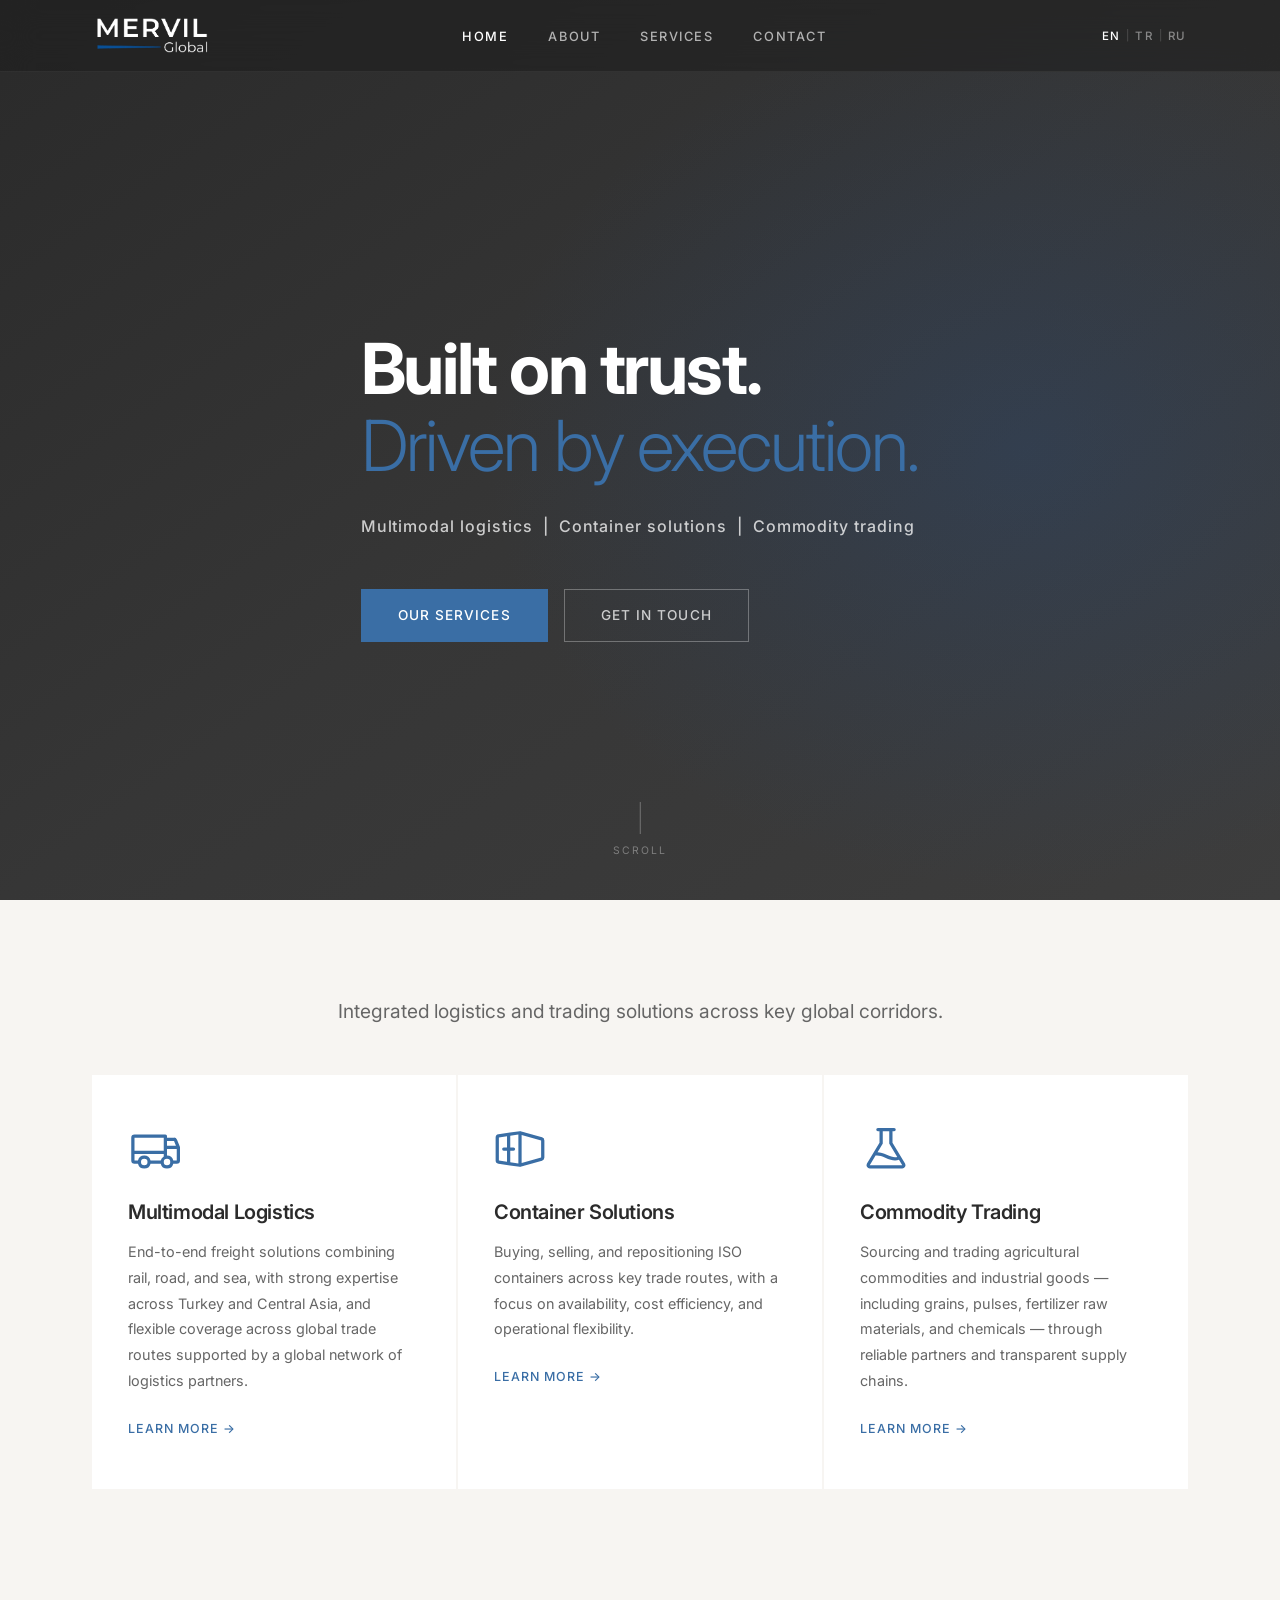
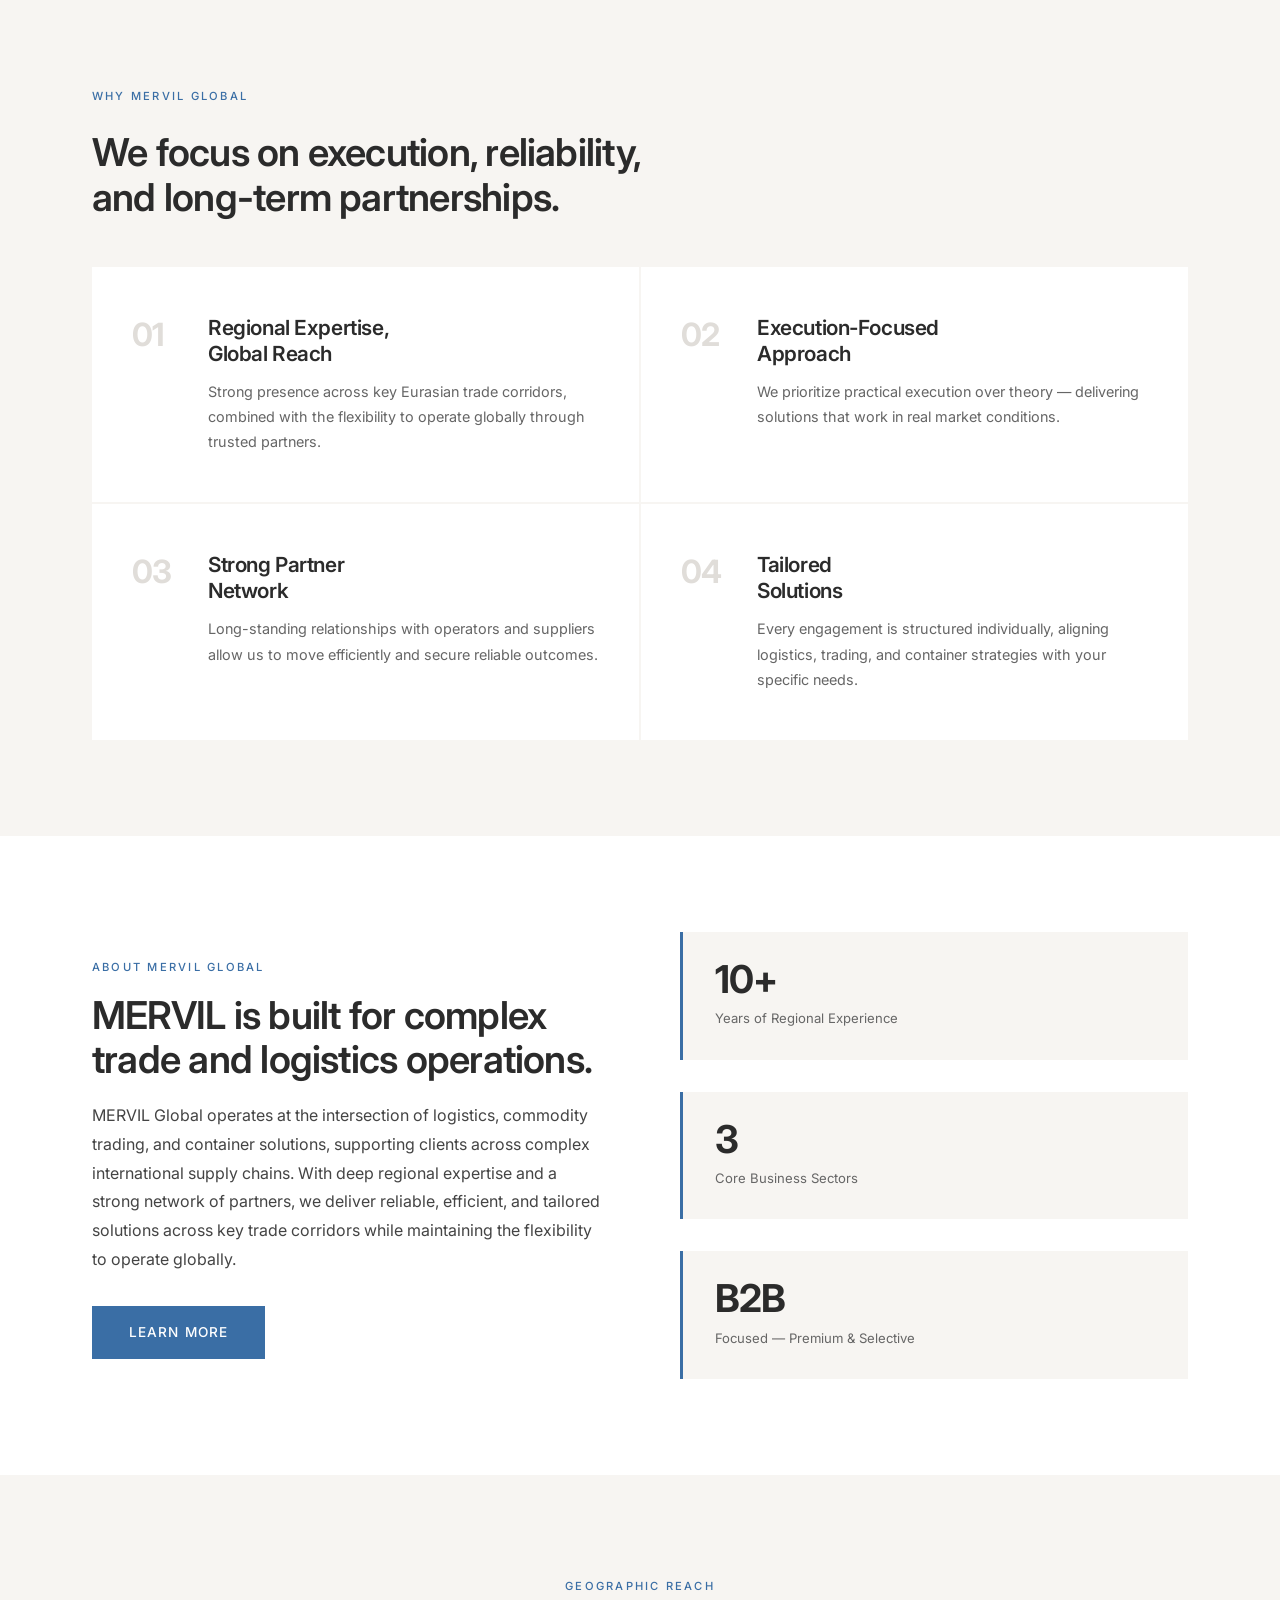
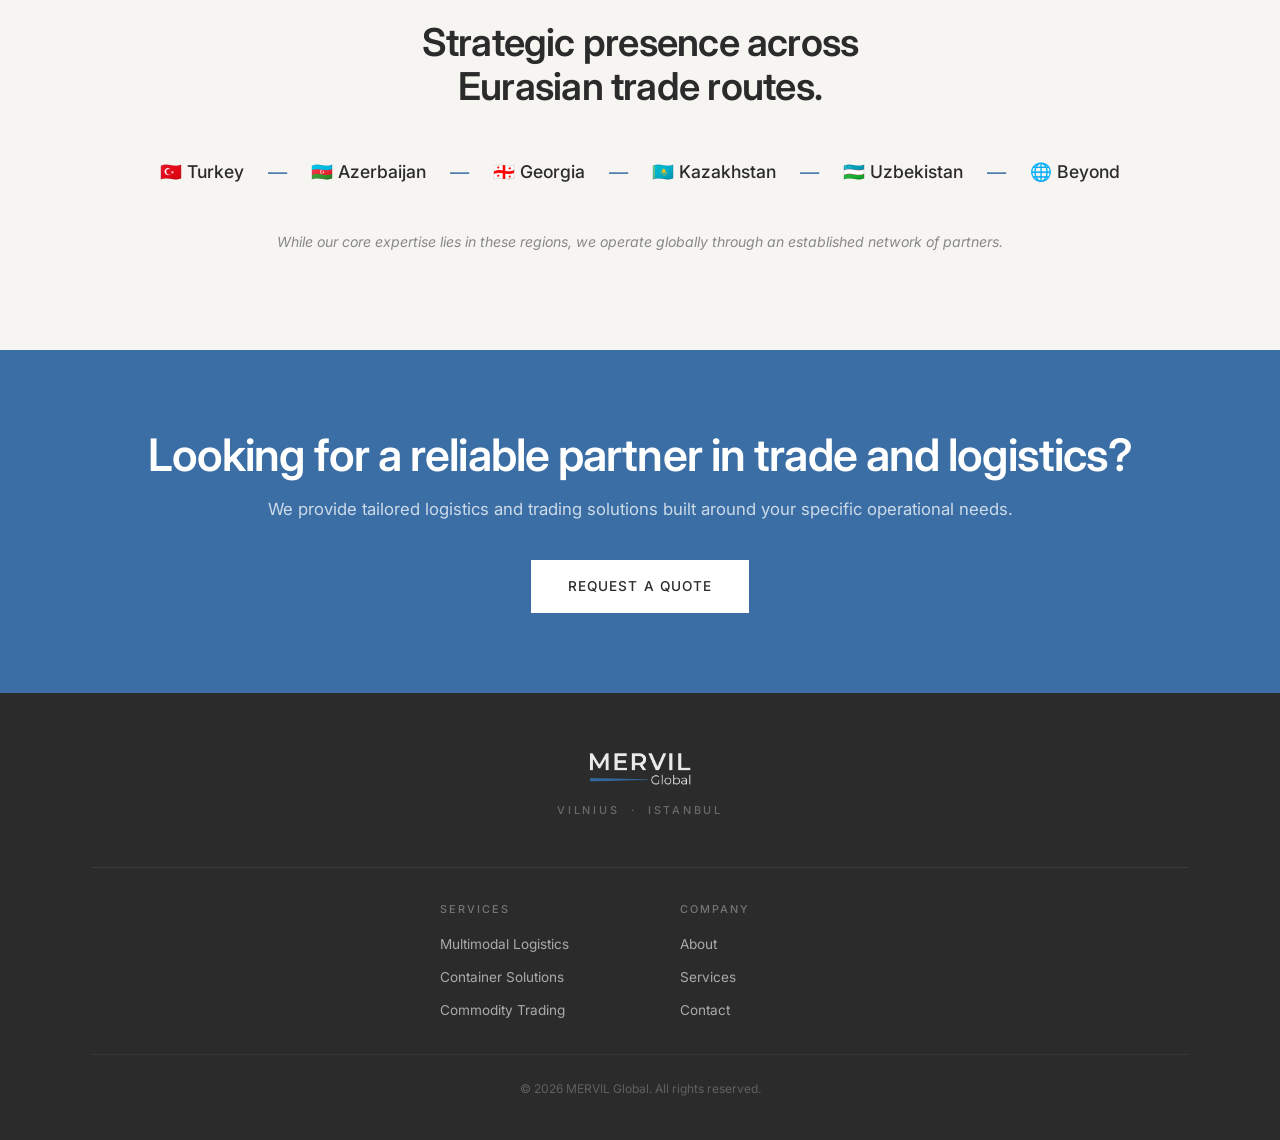
<file: index.html>
<!DOCTYPE html>
<html lang="en">
<head>
  <meta charset="UTF-8" />
  <meta name="viewport" content="width=device-width, initial-scale=1.0" />
  <title>MERVIL Global | Multimodal Logistics, Container Solutions & Commodity Trading</title>
  <meta name="description" content="MERVIL Global delivers multimodal logistics, container solutions, and commodity trading across Turkey, the Caucasus, and Central Asia. Built on trust. Driven by execution." />
  <meta name="keywords" content="multimodal logistics Turkey, container solutions, commodity trading, Central Asia logistics, Trans-Caspian corridor, railway freight Turkey, ISO container leasing, fertilizer raw materials trading" />
  <meta name="author" content="MERVIL Global" />
  <meta name="google-site-verification" content="Cu7aVDj7EnE_fNhyizsgcnitftb-YMgP-cRrQzUal9E" />
  <meta name="robots" content="index, follow" />
  <link rel="canonical" href="https://www.mervilglobal.com/" />
  <!-- Hreflang for multilingual SEO -->
  <link rel="alternate" hreflang="en" href="https://www.mervilglobal.com/" />
  <link rel="alternate" hreflang="tr" href="https://www.mervilglobal.com/" />
  <link rel="alternate" hreflang="ru" href="https://www.mervilglobal.com/" />
  <link rel="alternate" hreflang="x-default" href="https://www.mervilglobal.com/" />

  <!-- Open Graph -->
  <meta property="og:type" content="website" />
  <meta property="og:url" content="https://www.mervilglobal.com/" />
  <meta property="og:title" content="MERVIL Global | Multimodal Logistics, Container Solutions & Commodity Trading" />
  <meta property="og:description" content="MERVIL Global delivers multimodal logistics, container solutions, and commodity trading across Turkey, the Caucasus, and Central Asia. Built on trust. Driven by execution." />
  <meta property="og:image" content="https://www.mervilglobal.com/favicon.png" />
  <meta property="og:site_name" content="MERVIL Global" />

  <!-- Twitter Card -->
  <meta name="twitter:card" content="summary_large_image" />
  <meta name="twitter:title" content="MERVIL Global | Multimodal Logistics, Container Solutions & Commodity Trading" />
  <meta name="twitter:description" content="MERVIL Global delivers multimodal logistics, container solutions, and commodity trading across Turkey, the Caucasus, and Central Asia. Built on trust. Driven by execution." />
  <meta name="twitter:image" content="https://www.mervilglobal.com/favicon.png" />

  <!-- Structured Data -->
  <script type="application/ld+json">
    {
      "@context": "https://schema.org",
      "@type": "Organization",
      "name": "MERVIL Global",
      "url": "https://www.mervilglobal.com",
      "logo": "https://www.mervilglobal.com/logo.png",
      "email": "info@mervilglobal.com",
      "description": "MERVIL Global delivers multimodal logistics, container solutions, and commodity trading across Turkey, the Caucasus, and Central Asia.",
      "areaServed": ["Turkey", "Azerbaijan", "Georgia", "Kazakhstan", "Uzbekistan"],
      "serviceType": ["Multimodal Logistics", "Container Trading", "Container Leasing", "Commodity Trading"],
      "location": [
        {"@type": "Place", "name": "Vilnius, Lithuania"},
        {"@type": "Place", "name": "Istanbul, Turkey"}
      ],
      "sameAs": []
    }
  </script>
  <link rel="stylesheet" href="style.css" />
  <link rel="icon" type="image/x-icon" href="favicon.ico" />
  <link rel="icon" type="image/png" sizes="32x32" href="favicon-32.png" />
  <link rel="icon" type="image/png" sizes="16x16" href="favicon-16.png" />
  <link rel="apple-touch-icon" sizes="512x512" href="favicon.png" />
  <link href="https://fonts.googleapis.com/css2?family=Inter:wght@300;400;500;600;700&display=swap" rel="stylesheet" />
</head>
<body>

  <nav class="nav" id="nav">
    <div class="nav__inner">
      <a href="index.html" class="nav__logo"><img src="logo.png" alt="MERVIL Global" /></a>
      <button class="nav__burger" id="burger" aria-label="Menu">
        <span></span><span></span><span></span>
      </button>
      <ul class="nav__links" id="navLinks">
        <li><a href="index.html" class="active" data-i18n="nav_home">Home</a></li>
        <li><a href="about.html" data-i18n="nav_about">About</a></li>
        <li><a href="services.html" data-i18n="nav_services">Services</a></li>
        <li><a href="contact.html" data-i18n="nav_contact">Contact</a></li>
      </ul>
      <div class="lang-switcher">
        <button class="lang-btn active" data-lang="en">EN</button>
        <span class="lang-sep">|</span>
        <button class="lang-btn" data-lang="tr">TR</button>
        <span class="lang-sep">|</span>
        <button class="lang-btn" data-lang="ru">RU</button>
      </div>
    </div>
  </nav>

  <!-- 1. HERO -->
  <section class="hero">
    <div class="hero__bg"></div>
    <div class="hero__content">
      <h1 class="hero__title">
        <span data-i18n="hero_line1">Built on trust.</span><br>
        <em data-i18n="hero_line2">Driven by execution.</em>
      </h1>
      <p class="hero__sub" data-i18n="hero_sub">Commodity trading&nbsp;•&nbsp;Multimodal logistics&nbsp;•&nbsp;Container solutions</p>
      <div class="hero__cta">
        <a href="services.html" class="btn btn--primary" data-i18n="hero_btn1">Our Services</a>
        <a href="contact.html" class="btn btn--ghost" data-i18n="hero_btn2">Get in Touch</a>
      </div>
    </div>
    <div class="hero__scroll">Scroll</div>
  </section>

  <!-- 2. SERVICES -->
  <section class="pillars section">
    <div class="container">
      <div class="pillars__header">
        <p class="pillars__headline" data-i18n="svc_headline">Integrated logistics and trading solutions across key global corridors.</p>
      </div>
      <div class="pillars__grid">
        <a href="services.html#logistics" class="pillar">
          <div class="pillar__icon">
            <svg xmlns="http://www.w3.org/2000/svg" viewBox="0 0 256 256" fill="currentColor"><path d="M255.42,117l-14-35A15.93,15.93,0,0,0,226.58,72H192V64a8,8,0,0,0-8-8H32A16,16,0,0,0,16,72V184a16,16,0,0,0,16,16H49a32,32,0,0,0,62,0h50a32,32,0,0,0,62,0h17a16,16,0,0,0,16-16V120A7.94,7.94,0,0,0,255.42,117ZM192,88h34.58l9.6,24H192ZM32,72H176v64H32ZM80,208a16,16,0,1,1,16-16A16,16,0,0,1,80,208Zm81-24H111a32,32,0,0,0-62,0H32V152H176v12.31A32.11,32.11,0,0,0,161,184Zm31,24a16,16,0,1,1,16-16A16,16,0,0,1,192,208Zm48-24H223a32.06,32.06,0,0,0-31-24V128h48Z"/></svg>
          </div>
          <h3 data-i18n="s1_title">Multimodal Logistics</h3>
          <p data-i18n="s1_desc">End-to-end freight solutions combining rail, road, and sea, with strong expertise across Turkey and Central Asia, and flexible coverage across global trade routes supported by a global network of logistics partners.</p>
          <span class="pillar__link" data-i18n="learn_more">Learn more →</span>
        </a>
        <a href="services.html#containers" class="pillar">
          <div class="pillar__icon">
            <svg xmlns="http://www.w3.org/2000/svg" viewBox="0 0 256 256" fill="currentColor"><path d="M236.4,70.65,130.2,40.31a8,8,0,0,0-3.33-.23L21.74,55.1A16.08,16.08,0,0,0,8,70.94V185.06A16.08,16.08,0,0,0,21.74,200.9l105.13,15A8.47,8.47,0,0,0,128,216a7.85,7.85,0,0,0,2.2-.31l106.2-30.34A16.07,16.07,0,0,0,248,170V86A16.07,16.07,0,0,0,236.4,70.65ZM96,120H80V62.94l40-5.72V198.78l-40-5.72V136H96a8,8,0,0,0,0-16ZM24,70.94l40-5.72V120H48a8,8,0,0,0,0,16H64v54.78l-40-5.72ZM136,197.39V58.61L232,86V170Z"/></svg>
          </div>
          <h3 data-i18n="s2_title">Container Solutions</h3>
          <p data-i18n="s2_desc">Buying, selling, and repositioning ISO containers across key trade routes, with a focus on availability, cost efficiency, and operational flexibility.</p>
          <span class="pillar__link" data-i18n="learn_more">Learn more →</span>
        </a>
        <a href="services.html#commodities" class="pillar">
          <div class="pillar__icon">
            <svg xmlns="http://www.w3.org/2000/svg" viewBox="0 0 256 256" fill="currentColor"><path d="M221.69,199.77,160,96.92V40h8a8,8,0,0,0,0-16H88a8,8,0,0,0,0,16h8V96.92L34.31,199.77A16,16,0,0,0,48,224H208a16,16,0,0,0,13.72-24.23ZM110.86,103.25A7.93,7.93,0,0,0,112,99.14V40h32V99.14a7.93,7.93,0,0,0,1.14,4.11L183.36,167c-12,2.37-29.07,1.37-51.75-10.11-15.91-8.05-31.05-12.32-45.22-12.81ZM48,208l28.54-47.58c14.25-1.74,30.31,1.85,47.82,10.72,19,9.61,35,12.88,48,12.88a69.89,69.89,0,0,0,19.55-2.7L208,208Z"/></svg>
          </div>
          <h3 data-i18n="s3_title">Commodity Trading</h3>
          <p data-i18n="s3_desc">Sourcing and trading fertilizer raw materials and industrial chemicals through reliable partners and transparent supply chains.</p>
          <span class="pillar__link" data-i18n="learn_more">Learn more →</span>
        </a>
      </div>
    </div>
  </section>

  <!-- 3. WHY MERVIL -->
  <section class="why-home section">
    <div class="container">
      <div class="section-header">
        <span class="label" data-i18n="why_label">Why MERVIL Global</span>
        <h2 data-i18n="why_title">We focus on execution, reliability,<br>and long-term partnerships.</h2>
      </div>
      <div class="why-grid">
        <div class="why-card">
          <div class="why-card__num">01</div>
          <div class="why-card__body">
            <h3 data-i18n="w1_title">Regional Expertise,<br>Global Reach</h3>
            <p data-i18n="w1_desc">Strong presence across key Eurasian trade corridors, combined with the flexibility to operate globally through trusted partners.</p>
          </div>
        </div>
        <div class="why-card">
          <div class="why-card__num">02</div>
          <div class="why-card__body">
            <h3 data-i18n="w2_title">Execution-Focused<br>Approach</h3>
            <p data-i18n="w2_desc">We prioritize practical execution over theory — delivering solutions that work in real market conditions.</p>
          </div>
        </div>
        <div class="why-card">
          <div class="why-card__num">03</div>
          <div class="why-card__body">
            <h3 data-i18n="w3_title">Strong Partner<br>Network</h3>
            <p data-i18n="w3_desc">Long-standing relationships with operators and suppliers allow us to move efficiently and secure reliable outcomes.</p>
          </div>
        </div>
        <div class="why-card">
          <div class="why-card__num">04</div>
          <div class="why-card__body">
            <h3 data-i18n="w4_title">Tailored<br>Solutions</h3>
            <p data-i18n="w4_desc">Every engagement is structured individually, aligning logistics, trading, and container strategies with your specific needs.</p>
          </div>
        </div>
      </div>
    </div>
  </section>

  <!-- 4. ABOUT -->
  <section class="about-strip section">
    <div class="container about-strip__inner">
      <div class="about-strip__text">
        <span class="label" data-i18n="about_label">About MERVIL Global</span>
        <h2 data-i18n="about_title">MERVIL is built for complex trade and logistics operations.</h2>
        <p data-i18n="about_desc">MERVIL Global operates at the intersection of logistics, commodity trading, and container solutions, supporting clients across complex international supply chains. With deep regional expertise and a strong network of partners, we deliver reliable, efficient, and tailored solutions across key trade corridors while maintaining the flexibility to operate globally.</p>
        <a href="about.html" class="btn btn--primary" data-i18n="about_btn">Learn More</a>
      </div>
      <div class="about-strip__stat-col">
        <div class="stat">
          <span class="stat__num">10+</span>
          <span class="stat__label" data-i18n="stat1_label">Years of Regional Experience</span>
        </div>
        <div class="stat">
          <span class="stat__num">3</span>
          <span class="stat__label" data-i18n="stat2_label">Core Business Sectors</span>
        </div>
        <div class="stat">
          <span class="stat__num">B2B</span>
          <span class="stat__label" data-i18n="stat3_label">Focused — Premium &amp; Selective</span>
        </div>
      </div>
    </div>
  </section>

  <!-- 5. GEOGRAPHIC -->
  <section class="regions section">
    <div class="container">
      <div class="section-header">
        <span class="label" data-i18n="geo_label">Geographic Reach</span>
        <h2 data-i18n="geo_title">Strategic presence across<br>Eurasian trade routes.</h2>
      </div>
      <div class="regions__list">
        <div class="region">🇹🇷 Turkey</div>
        <div class="region__sep">—</div>
        <div class="region">🇦🇿 Azerbaijan</div>
        <div class="region__sep">—</div>
        <div class="region">🇬🇪 Georgia</div>
        <div class="region__sep">—</div>
        <div class="region">🇰🇿 Kazakhstan</div>
        <div class="region__sep">—</div>
        <div class="region">🇺🇿 Uzbekistan</div>
        <div class="region__sep">—</div>
        <div class="region">🌐 Beyond</div>
      </div>
      <p class="regions__note" data-i18n="geo_note">While our core expertise lies in these regions, we operate globally through an established network of partners.</p>
    </div>
  </section>

  <!-- 6. CTA -->
  <section class="cta-banner">
    <div class="container">
      <h2 data-i18n="cta_title">Looking for a reliable partner in trade and logistics?</h2>
      <p data-i18n="cta_desc">We provide tailored logistics and trading solutions built around your specific operational needs.</p>
      <a href="contact.html" class="btn btn--white" data-i18n="cta_btn">Request a Quote</a>
    </div>
  </section>

  <footer class="footer">
    <div class="container footer__inner">
      <a href="index.html" class="footer__logo"><img src="logo.png" alt="MERVIL Global" /></a>
      <div class="footer__locations">Vilnius &nbsp;&middot;&nbsp; Istanbul</div>
      <div class="footer__cols">
        <div class="footer__col">
          <span class="footer__col-title" data-i18n="footer_svc_title">Services</span>
          <a href="services.html#logistics" data-i18n="footer_s1">Multimodal Logistics</a>
          <a href="services.html#containers" data-i18n="footer_s2">Container Solutions</a>
          <a href="services.html#commodities" data-i18n="footer_s3">Commodity Trading</a>
        </div>
        <div class="footer__col">
          <span class="footer__col-title" data-i18n="footer_co_title">Company</span>
          <a href="about.html" data-i18n="footer_about">About</a>
          <a href="services.html" data-i18n="footer_services">Services</a>
          <a href="contact.html" data-i18n="footer_contact">Contact</a>
        </div>
      </div>
      <div class="footer__copy" data-i18n="footer_copy">© 2026 MERVIL Global. All rights reserved.</div>
    </div>
  </footer>

  <script src="i18n.js"></script>
  <script src="main.js"></script>
</body>
</html>
</file>
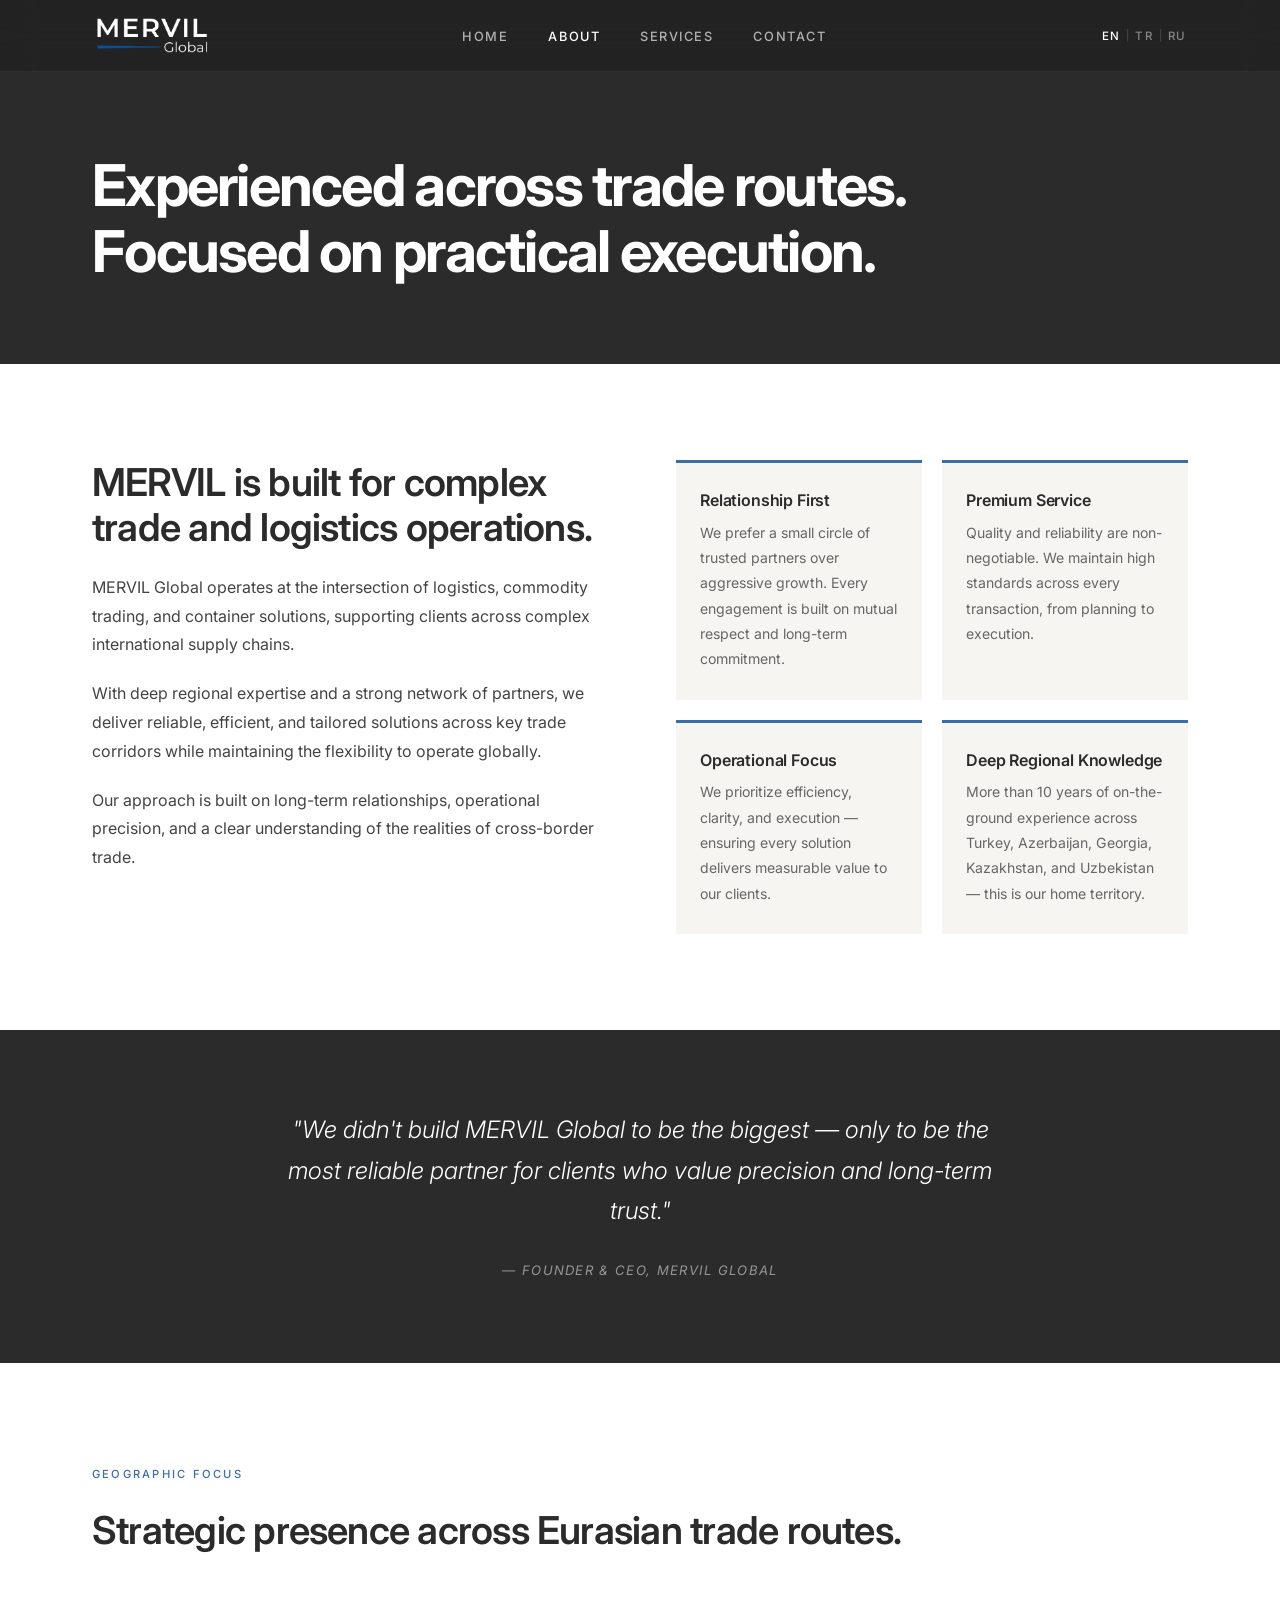
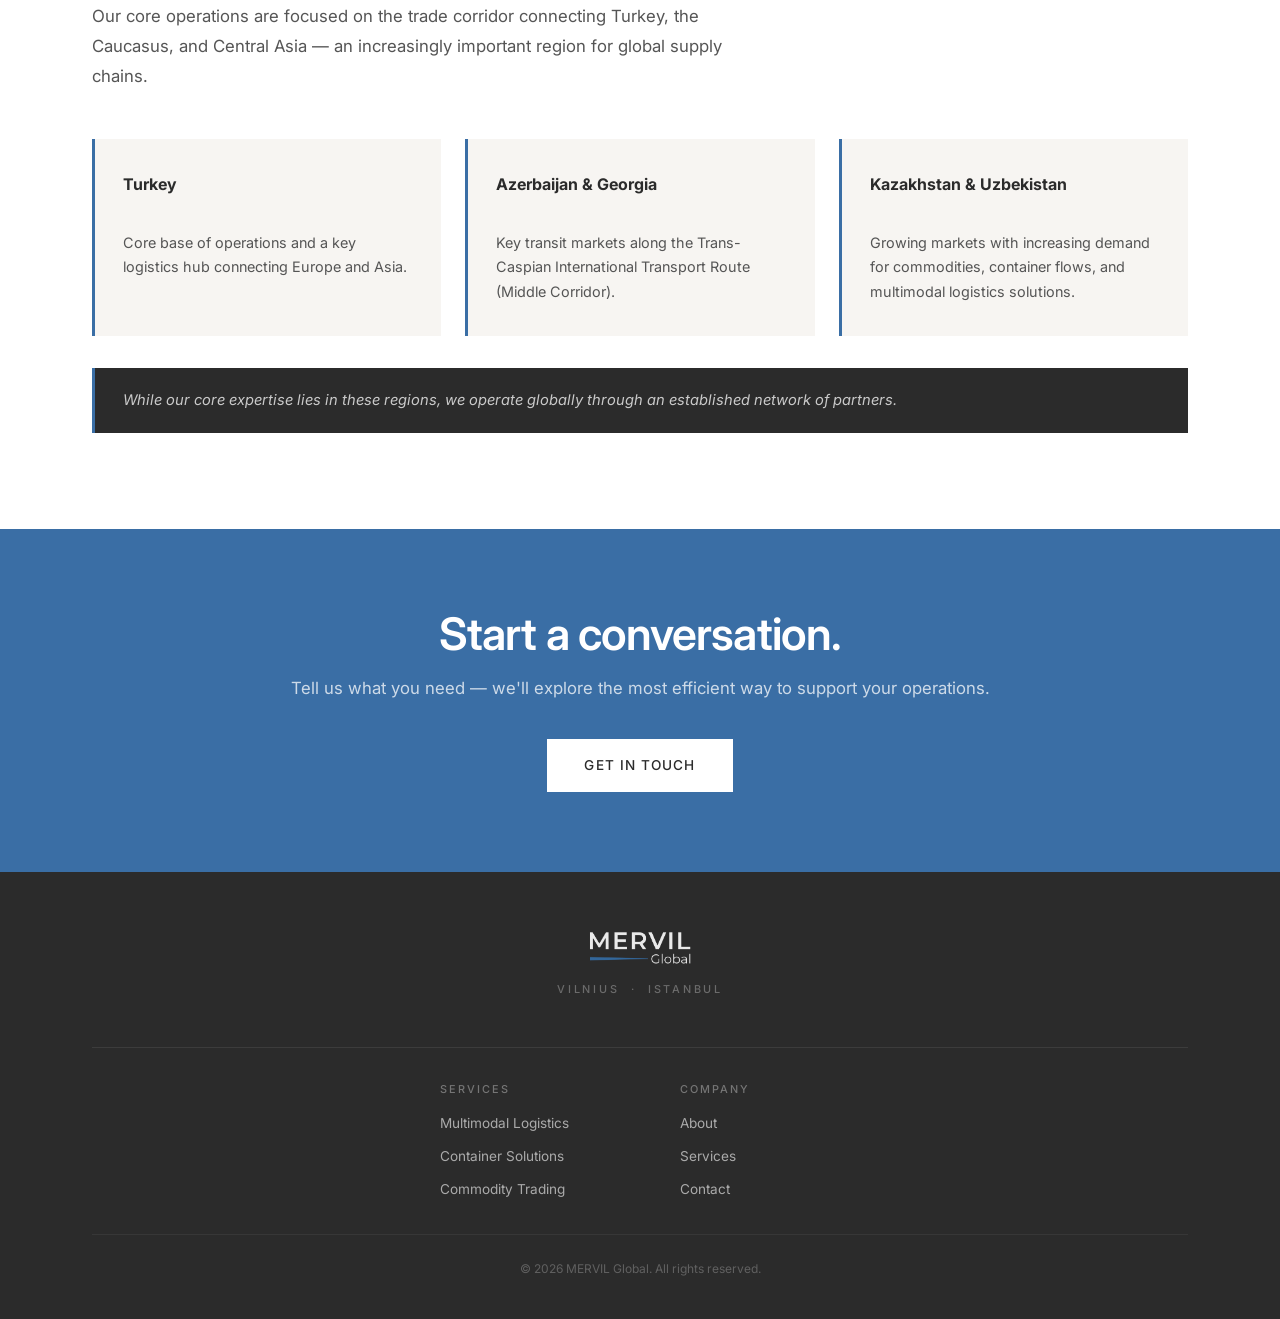
<file: about.html>
<!DOCTYPE html>
<html lang="en">
<head>
  <meta charset="UTF-8" />
  <meta name="viewport" content="width=device-width, initial-scale=1.0" />
  <title>About MERVIL Global | Trade & Logistics Expertise Across Eurasia</title>
  <meta name="description" content="MERVIL Global is built for complex trade and logistics operations. With 10+ years of regional expertise across Turkey, the Caucasus, and Central Asia, we deliver precision and long-term partnerships." />
  <meta name="keywords" content="MERVIL Global about, trade logistics Eurasia, Turkey logistics company, Caucasus trade, Central Asia supply chain" />
  <meta name="author" content="MERVIL Global" />
  <meta name="robots" content="index, follow" />
  <link rel="canonical" href="https://www.mervilglobal.com/about.html" />
  <!-- Hreflang for multilingual SEO -->
  <link rel="alternate" hreflang="en" href="https://www.mervilglobal.com/about.html" />
  <link rel="alternate" hreflang="tr" href="https://www.mervilglobal.com/about.html" />
  <link rel="alternate" hreflang="ru" href="https://www.mervilglobal.com/about.html" />
  <link rel="alternate" hreflang="x-default" href="https://www.mervilglobal.com/about.html" />

  <!-- Open Graph -->
  <meta property="og:type" content="website" />
  <meta property="og:url" content="https://www.mervilglobal.com/about.html" />
  <meta property="og:title" content="About MERVIL Global | Trade & Logistics Expertise Across Eurasia" />
  <meta property="og:description" content="MERVIL Global is built for complex trade and logistics operations. With 10+ years of regional expertise across Turkey, the Caucasus, and Central Asia, we deliver precision and long-term partnerships." />
  <meta property="og:image" content="https://www.mervilglobal.com/favicon.png" />
  <meta property="og:site_name" content="MERVIL Global" />

  <!-- Twitter Card -->
  <meta name="twitter:card" content="summary_large_image" />
  <meta name="twitter:title" content="About MERVIL Global | Trade & Logistics Expertise Across Eurasia" />
  <meta name="twitter:description" content="MERVIL Global is built for complex trade and logistics operations. With 10+ years of regional expertise across Turkey, the Caucasus, and Central Asia, we deliver precision and long-term partnerships." />
  <meta name="twitter:image" content="https://www.mervilglobal.com/favicon.png" />
  <link rel="stylesheet" href="style.css" />
  <link rel="icon" type="image/x-icon" href="favicon.ico" />
  <link rel="icon" type="image/png" sizes="32x32" href="favicon-32.png" />
  <link rel="icon" type="image/png" sizes="16x16" href="favicon-16.png" />
  <link rel="apple-touch-icon" sizes="512x512" href="favicon.png" />
  <link href="https://fonts.googleapis.com/css2?family=Inter:wght@300;400;500;600;700&display=swap" rel="stylesheet" />
</head>
<body>
  <nav class="nav" id="nav">
    <div class="nav__inner">
      <a href="index.html" class="nav__logo"><img src="logo.png" alt="MERVIL Global" /></a>
      <button class="nav__burger" id="burger" aria-label="Menu"><span></span><span></span><span></span></button>
      <ul class="nav__links" id="navLinks">
        <li><a href="index.html" data-i18n="nav_home">Home</a></li>
        <li><a href="about.html" class="active" data-i18n="nav_about">About</a></li>
        <li><a href="services.html" data-i18n="nav_services">Services</a></li>
        <li><a href="contact.html" data-i18n="nav_contact">Contact</a></li>
      </ul>
      <div class="lang-switcher">
        <button class="lang-btn active" data-lang="en">EN</button>
        <span class="lang-sep">|</span>
        <button class="lang-btn" data-lang="tr">TR</button>
        <span class="lang-sep">|</span>
        <button class="lang-btn" data-lang="ru">RU</button>
      </div>
    </div>
  </nav>

  <section class="page-hero">
    <div class="container">
      <h1 data-i18n="about_hero_title">Experienced across trade routes.<br>Focused on practical execution.</h1>
    </div>
  </section>

  <section class="story section">
    <div class="container story__inner">
      <div class="story__text">
        <h2 data-i18n="about_story_title">MERVIL is built for complex trade and logistics operations.</h2>
        <p data-i18n="about_story_p1">MERVIL Global operates at the intersection of logistics, commodity trading, and container solutions, supporting clients across complex international supply chains.</p>
        <p data-i18n="about_story_p2">With deep regional expertise and a strong network of partners, we deliver reliable, efficient, and tailored solutions across key trade corridors while maintaining the flexibility to operate globally.</p>
        <p data-i18n="about_story_p3">Our approach is built on long-term relationships, operational precision, and a clear understanding of the realities of cross-border trade.</p>
      </div>
      <div class="story__values">
        <div class="value-card">
          <h4 data-i18n="val1_title">Relationship First</h4>
          <p data-i18n="val1_desc">We prefer a small circle of trusted partners over aggressive growth. Every engagement is built on mutual respect and long-term commitment.</p>
        </div>
        <div class="value-card">
          <h4 data-i18n="val2_title">Premium Service</h4>
          <p data-i18n="val2_desc">Quality and reliability are non-negotiable. We maintain high standards across every transaction, from planning to execution.</p>
        </div>
        <div class="value-card">
          <h4 data-i18n="val3_title">Operational Focus</h4>
          <p data-i18n="val3_desc">We prioritize efficiency, clarity, and execution — ensuring every solution delivers measurable value to our clients.</p>
        </div>
        <div class="value-card">
          <h4 data-i18n="val4_title">Deep Regional Knowledge</h4>
          <p data-i18n="val4_desc">More than 10 years of on-the-ground experience across Turkey, Azerbaijan, Georgia, Kazakhstan, and Uzbekistan — this is our home territory.</p>
        </div>
      </div>
    </div>
  </section>

  <section class="philosophy section--dark">
    <div class="container philosophy__inner">
      <blockquote class="philosophy__quote" data-i18n="about_quote">"We didn't build MERVIL Global to be the biggest — only to be the most reliable partner for clients who value precision and long-term trust."</blockquote>
      <cite data-i18n="about_cite">— Founder &amp; CEO, MERVIL Global</cite>
    </div>
  </section>

  <section class="section">
    <div class="container">
      <div class="section-header">
        <span class="label" data-i18n="about_geo_label">Geographic Focus</span>
        <h2 data-i18n="about_geo_title">Strategic presence across Eurasian trade routes.</h2>
      </div>
      <p class="section-sub" data-i18n="about_geo_sub">Our core operations are focused on the trade corridor connecting Turkey, the Caucasus, and Central Asia — an increasingly important region for global supply chains.</p>
      <div class="geo-grid">
        <div class="geo-item"><strong data-i18n="geo1_name">Turkey</strong><br><span data-i18n="geo1_desc">Core base of operations and a key logistics hub connecting Europe and Asia.</span></div>
        <div class="geo-item"><strong data-i18n="geo2_name">Azerbaijan &amp; Georgia</strong><br><span data-i18n="geo2_desc">Key transit markets along the Trans-Caspian International Transport Route (Middle Corridor).</span></div>
        <div class="geo-item"><strong data-i18n="geo3_name">Kazakhstan &amp; Uzbekistan</strong><br><span data-i18n="geo3_desc">Growing markets with increasing demand for commodities, container flows, and multimodal logistics solutions.</span></div>
      </div>
      <p class="geo-global" data-i18n="geo_global">While our core expertise lies in these regions, we operate globally through an established network of partners.</p>
    </div>
  </section>

  <section class="cta-banner">
    <div class="container">
      <h2 data-i18n="about_cta_title">Start a conversation.</h2>
      <p data-i18n="about_cta_desc">Tell us what you need — we'll explore the most efficient way to support your operations.</p>
      <a href="contact.html" class="btn btn--white" data-i18n="about_cta_btn">Get in Touch</a>
    </div>
  </section>

  <footer class="footer">
    <div class="container footer__inner">
      <a href="index.html" class="footer__logo"><img src="logo.png" alt="MERVIL Global" /></a>
      <div class="footer__locations">Vilnius &nbsp;&middot;&nbsp; Istanbul</div>
      <div class="footer__cols">
        <div class="footer__col">
          <span class="footer__col-title" data-i18n="footer_svc_title">Services</span>
          <a href="services.html#logistics" data-i18n="footer_s1">Multimodal Logistics</a>
          <a href="services.html#containers" data-i18n="footer_s2">Container Solutions</a>
          <a href="services.html#commodities" data-i18n="footer_s3">Commodity Trading</a>
        </div>
        <div class="footer__col">
          <span class="footer__col-title" data-i18n="footer_co_title">Company</span>
          <a href="about.html" data-i18n="footer_about">About</a>
          <a href="services.html" data-i18n="footer_services">Services</a>
          <a href="contact.html" data-i18n="footer_contact">Contact</a>
        </div>
      </div>
      <div class="footer__copy" data-i18n="footer_copy">© 2026 MERVIL Global. All rights reserved.</div>
    </div>
  </footer>
  <script src="i18n.js"></script>
  <script src="main.js"></script>
</body>
</html>
</file>
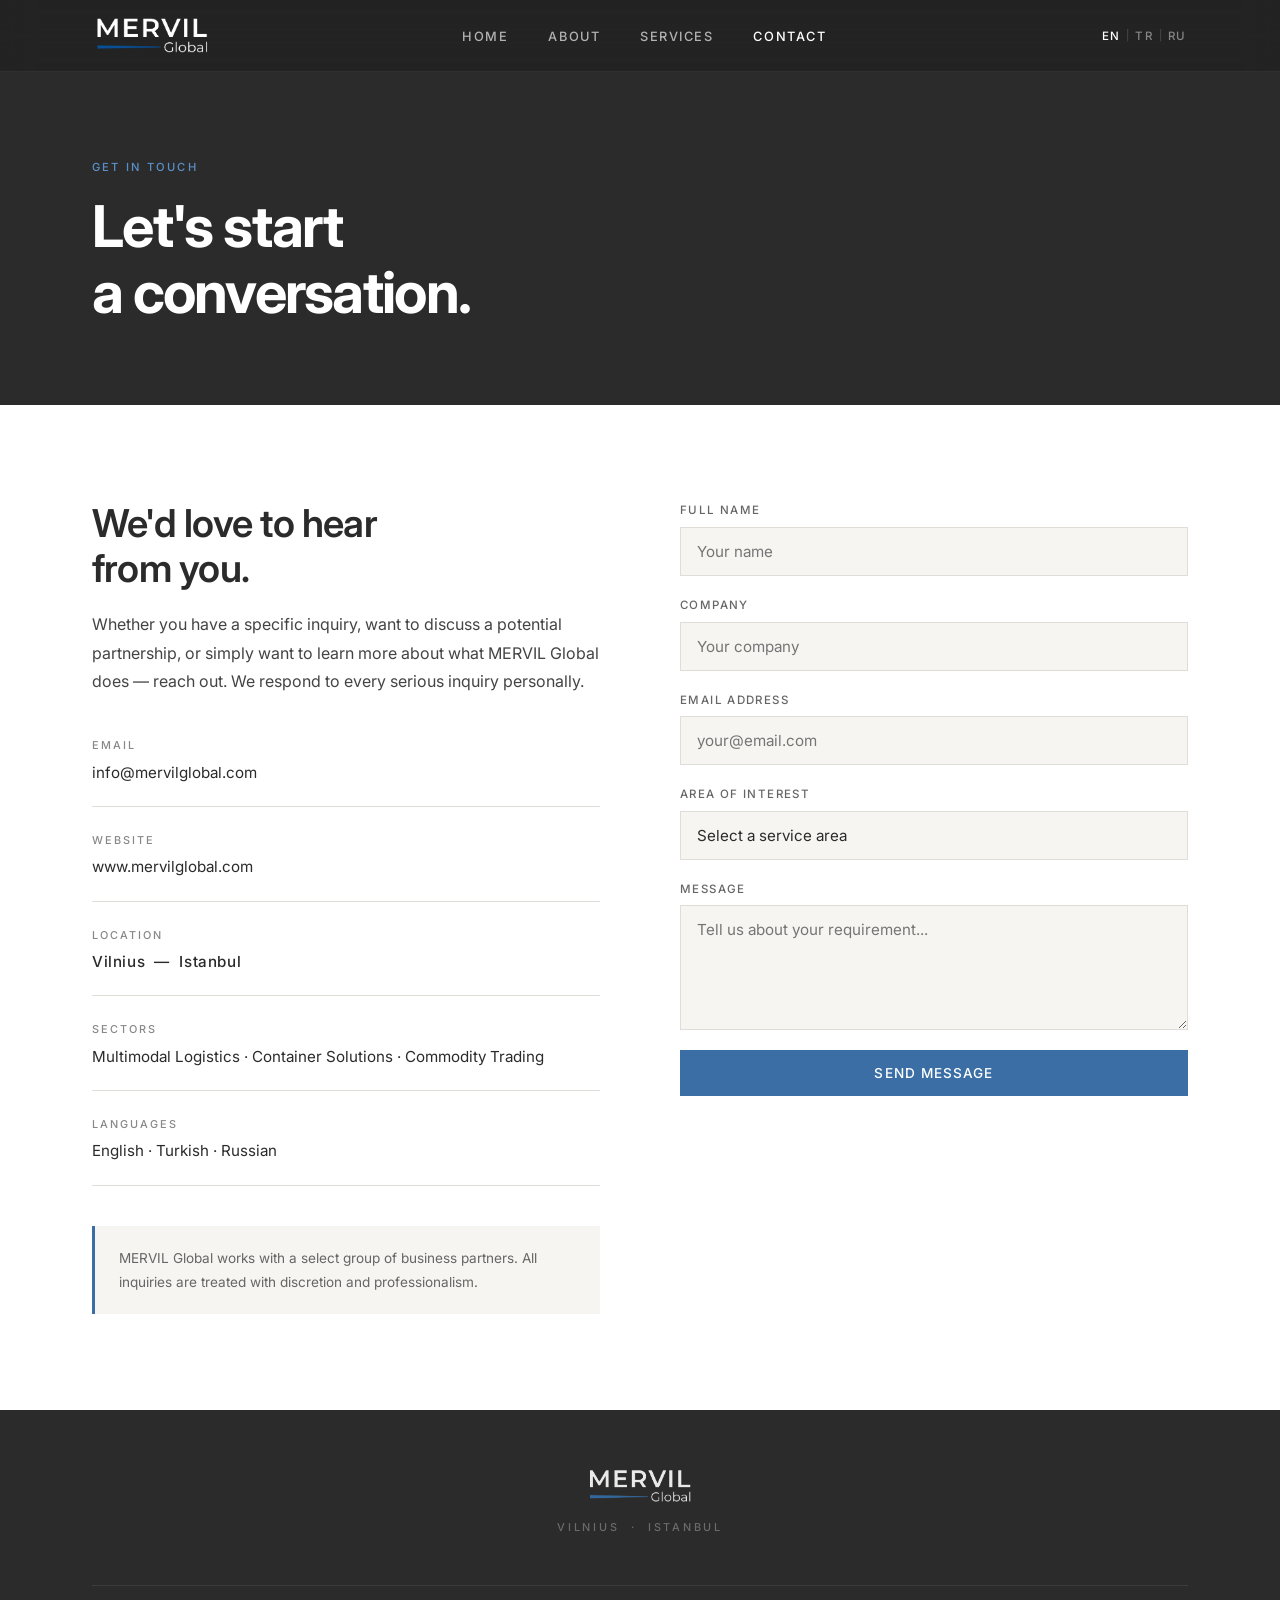
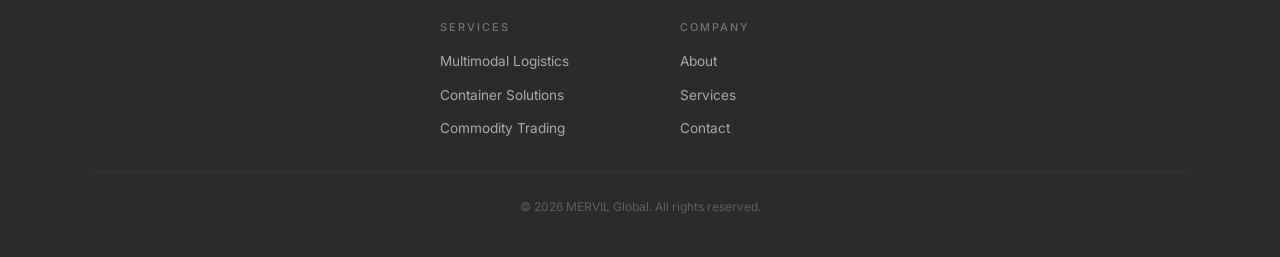
<file: contact.html>
<!DOCTYPE html>
<html lang="en">
<head>
  <meta charset="UTF-8" />
  <meta name="viewport" content="width=device-width, initial-scale=1.0" />
  <title>Contact MERVIL Global | Trade & Logistics Partner</title>
  <meta name="description" content="Get in touch with MERVIL Global for multimodal logistics, container solutions, and commodity trading inquiries. Operating from Vilnius and Istanbul." />
  <meta name="keywords" content="contact MERVIL Global, logistics partner Turkey, trade inquiry, container solutions contact" />
  <meta name="author" content="MERVIL Global" />
  <meta name="robots" content="index, follow" />
  <link rel="canonical" href="https://www.mervilglobal.com/contact.html" />
  <!-- Hreflang for multilingual SEO -->
  <link rel="alternate" hreflang="en" href="https://www.mervilglobal.com/contact.html" />
  <link rel="alternate" hreflang="tr" href="https://www.mervilglobal.com/contact.html" />
  <link rel="alternate" hreflang="ru" href="https://www.mervilglobal.com/contact.html" />
  <link rel="alternate" hreflang="x-default" href="https://www.mervilglobal.com/contact.html" />

  <!-- Open Graph -->
  <meta property="og:type" content="website" />
  <meta property="og:url" content="https://www.mervilglobal.com/contact.html" />
  <meta property="og:title" content="Contact MERVIL Global | Trade & Logistics Partner" />
  <meta property="og:description" content="Get in touch with MERVIL Global for multimodal logistics, container solutions, and commodity trading inquiries. Operating from Vilnius and Istanbul." />
  <meta property="og:image" content="https://www.mervilglobal.com/favicon.png" />
  <meta property="og:site_name" content="MERVIL Global" />

  <!-- Twitter Card -->
  <meta name="twitter:card" content="summary_large_image" />
  <meta name="twitter:title" content="Contact MERVIL Global | Trade & Logistics Partner" />
  <meta name="twitter:description" content="Get in touch with MERVIL Global for multimodal logistics, container solutions, and commodity trading inquiries. Operating from Vilnius and Istanbul." />
  <meta name="twitter:image" content="https://www.mervilglobal.com/favicon.png" />
  <link rel="stylesheet" href="style.css" />
  <link rel="icon" type="image/x-icon" href="favicon.ico" />
  <link rel="icon" type="image/png" sizes="32x32" href="favicon-32.png" />
  <link rel="icon" type="image/png" sizes="16x16" href="favicon-16.png" />
  <link rel="apple-touch-icon" sizes="512x512" href="favicon.png" />
  <link href="https://fonts.googleapis.com/css2?family=Inter:wght@300;400;500;600;700&display=swap" rel="stylesheet" />
</head>
<body>
  <nav class="nav" id="nav">
    <div class="nav__inner">
      <a href="index.html" class="nav__logo"><img src="logo.png" alt="MERVIL Global" /></a>
      <button class="nav__burger" id="burger" aria-label="Menu"><span></span><span></span><span></span></button>
      <ul class="nav__links" id="navLinks">
        <li><a href="index.html" data-i18n="nav_home">Home</a></li>
        <li><a href="about.html" data-i18n="nav_about">About</a></li>
        <li><a href="services.html" data-i18n="nav_services">Services</a></li>
        <li><a href="contact.html" class="active" data-i18n="nav_contact">Contact</a></li>
      </ul>
      <div class="lang-switcher">
        <button class="lang-btn active" data-lang="en">EN</button>
        <span class="lang-sep">|</span>
        <button class="lang-btn" data-lang="tr">TR</button>
        <span class="lang-sep">|</span>
        <button class="lang-btn" data-lang="ru">RU</button>
      </div>
    </div>
  </nav>

  <section class="page-hero">
    <div class="container">
      <span class="label" data-i18n="contact_hero_label">Get in Touch</span>
      <h1 data-i18n="contact_hero_title">Let's start<br>a conversation.</h1>
    </div>
  </section>

  <section class="contact-section section">
    <div class="container contact-section__inner">
      <div class="contact-info">
        <h2 data-i18n="contact_info_title">We'd love to hear<br>from you.</h2>
        <p data-i18n="contact_info_desc">Whether you have a specific inquiry, want to discuss a potential partnership, or simply want to learn more about what MERVIL Global does — reach out. We respond to every serious inquiry personally.</p>
        <div class="contact-details">
          <div class="contact-item">
            <span class="contact-item__label" data-i18n="contact_email_label">Email</span>
            <a href="mailto:info@mervilglobal.com" class="contact-item__val">info@mervilglobal.com</a>
          </div>
          <div class="contact-item">
            <span class="contact-item__label" data-i18n="contact_web_label">Website</span>
            <a href="https://www.mervilglobal.com" class="contact-item__val">www.mervilglobal.com</a>
          </div>
          <div class="contact-item">
            <span class="contact-item__label" data-i18n="contact_location_label">Location</span>
            <span class="contact-item__val contact-item__val--locations">Vilnius &nbsp;—&nbsp; Istanbul</span>
          </div>
          <div class="contact-item">
            <span class="contact-item__label" data-i18n="contact_sectors_label">Sectors</span>
            <span class="contact-item__val" data-i18n="contact_sectors_val">Multimodal Logistics · Container Solutions · Commodity Trading</span>
          </div>
          <div class="contact-item">
            <span class="contact-item__label" data-i18n="contact_lang_label">Languages</span>
            <span class="contact-item__val" data-i18n="contact_lang_val">English · Turkish · Russian</span>
          </div>
        </div>
        <div class="contact-note">
          <p data-i18n="contact_note">MERVIL Global works with a select group of business partners. All inquiries are treated with discretion and professionalism.</p>
        </div>
      </div>

      <div class="contact-form-wrap">
        <form class="contact-form" id="contactForm" action="https://formspree.io/f/mrejkelw" method="POST" novalidate>
          <div class="form-group">
            <label for="name" data-i18n="form_name_label">Full Name</label>
            <input type="text" id="name" name="name" data-i18n-placeholder="form_name_ph" placeholder="Your name" required />
          </div>
          <div class="form-group">
            <label for="company" data-i18n="form_company_label">Company</label>
            <input type="text" id="company" name="company" data-i18n-placeholder="form_company_ph" placeholder="Your company" />
          </div>
          <div class="form-group">
            <label for="email" data-i18n="form_email_label">Email Address</label>
            <input type="email" id="email" name="email" placeholder="your@email.com" required />
          </div>
          <div class="form-group">
            <label for="subject" data-i18n="form_interest_label">Area of Interest</label>
            <select id="subject" name="subject">
              <option value="" disabled selected data-i18n="form_select_default">Select a service area</option>
              <option value="logistics" data-i18n="form_opt1">Multimodal Logistics</option>
              <option value="containers" data-i18n="form_opt2">Container Solutions</option>
              <option value="commodities" data-i18n="form_opt3">Commodity Trading</option>
              <option value="other" data-i18n="form_opt4">General Inquiry</option>
            </select>
          </div>
          <div class="form-group">
            <label for="message" data-i18n="form_msg_label">Message</label>
            <textarea id="message" name="message" rows="5" data-i18n-placeholder="form_msg_ph" placeholder="Tell us about your requirement..." required></textarea>
          </div>
          <button type="submit" class="btn btn--primary btn--full" data-i18n="form_submit">Send Message</button>
          <div class="form-success" id="formSuccess" data-i18n="form_success">
            ✓ Thank you. Your message has been sent. We'll be in touch shortly.
          </div>
        </form>
      </div>
    </div>
  </section>

  <footer class="footer">
    <div class="container footer__inner">
      <a href="index.html" class="footer__logo"><img src="logo.png" alt="MERVIL Global" /></a>
      <div class="footer__locations">Vilnius &nbsp;&middot;&nbsp; Istanbul</div>
      <div class="footer__cols">
        <div class="footer__col">
          <span class="footer__col-title" data-i18n="footer_svc_title">Services</span>
          <a href="services.html#logistics" data-i18n="footer_s1">Multimodal Logistics</a>
          <a href="services.html#containers" data-i18n="footer_s2">Container Solutions</a>
          <a href="services.html#commodities" data-i18n="footer_s3">Commodity Trading</a>
        </div>
        <div class="footer__col">
          <span class="footer__col-title" data-i18n="footer_co_title">Company</span>
          <a href="about.html" data-i18n="footer_about">About</a>
          <a href="services.html" data-i18n="footer_services">Services</a>
          <a href="contact.html" data-i18n="footer_contact">Contact</a>
        </div>
      </div>
      <div class="footer__copy" data-i18n="footer_copy">© 2026 MERVIL Global. All rights reserved.</div>
    </div>
  </footer>
  <script src="i18n.js"></script>
  <script src="main.js"></script>
</body>
</html>
</file>
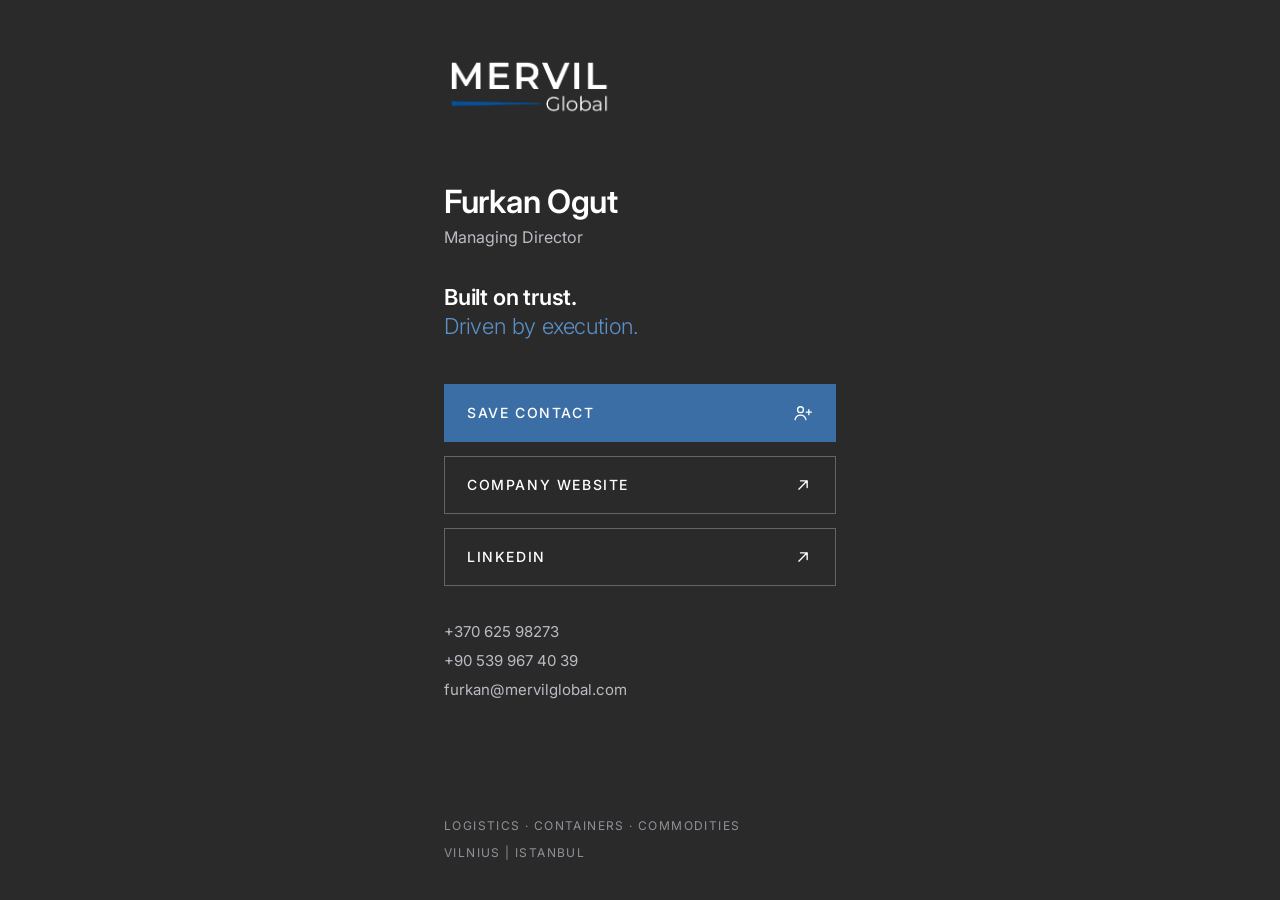
<file: furkan.html>
<!doctype html>
<!-- MERVIL Global: Furkan Ogut contact page (QR landing page). Lives at https://www.mervilglobal.com/furkan -->
<html lang="en">
<head>
<meta charset="utf-8">
<meta name="viewport" content="width=device-width, initial-scale=1">
<title>Furkan Ogut · MERVIL Global</title>
<meta name="description" content="Managing Director, MERVIL Global. Logistics, containers and commodities.">
<meta name="robots" content="noindex">
<meta name="theme-color" content="#2a2a2a">
<link rel="preconnect" href="https://fonts.googleapis.com">
<link rel="preconnect" href="https://fonts.gstatic.com" crossorigin>
<link href="https://fonts.googleapis.com/css2?family=Inter:wght@300;400;500;600&display=swap" rel="stylesheet">
<style>
  :root{
    --bg:#2a2a2a;
    --ink:#ffffff;
    --muted:#b9bcc2;
    --blue:#3A6EA5;
    --blue-hover:#2F5E9E;
    --line:rgba(255,255,255,.28);
  }
  *{box-sizing:border-box}
  html,body{margin:0}
  body{
    min-height:100vh;
    background:var(--bg);
    color:var(--ink);
    font-family:Inter,system-ui,-apple-system,"Segoe UI",sans-serif;
    -webkit-font-smoothing:antialiased;
    display:flex;justify-content:center;
  }
  main{
    width:100%;max-width:440px;
    padding:56px 24px 40px;
    display:flex;flex-direction:column;
    min-height:100vh;
  }

  /* Logo */
  .logo{display:inline-block;line-height:0}
  .logo img{width:170px;height:auto}

  /* Person */
  .person{margin-top:64px}
  h1{margin:0;font-size:32px;font-weight:600;letter-spacing:-.3px}
  .role{margin:6px 0 0;font-size:16px;color:var(--muted)}
  .slogan{margin:36px 0 0;font-size:22px;line-height:1.3;letter-spacing:-.2px}
  .slogan .a{font-weight:600;display:block}
  .slogan .b{font-weight:300;color:#5a90c8;display:block}

  /* Actions */
  .actions{margin-top:44px;display:flex;flex-direction:column;gap:14px}
  .btn{
    display:flex;align-items:center;justify-content:space-between;gap:12px;
    min-height:58px;padding:0 22px;
    font:500 14px/1 Inter,system-ui,sans-serif;letter-spacing:1.6px;text-transform:uppercase;
    text-decoration:none;color:var(--ink);
    border:1px solid var(--line);
    transition:background .15s,border-color .15s;
  }
  .btn svg{width:20px;height:20px;flex:none;stroke:currentColor;fill:none;stroke-width:1.6;stroke-linecap:round;stroke-linejoin:round}
  .btn:hover{border-color:rgba(255,255,255,.6);background:rgba(255,255,255,.04)}
  .btn.primary{background:var(--blue);border-color:var(--blue)}
  .btn.primary:hover{background:var(--blue-hover);border-color:var(--blue-hover)}
  .btn:focus-visible{outline:2px solid #8fa9d1;outline-offset:3px}

  /* Direct contact */
  .direct{margin-top:36px;display:flex;flex-direction:column;gap:10px;font-size:15px}
  .direct a{color:var(--muted);text-decoration:none}
  .direct a:hover{color:var(--ink)}

  footer{
    margin-top:auto;padding-top:48px;
    font-size:12px;letter-spacing:1.4px;text-transform:uppercase;color:#8e9197;
    display:flex;justify-content:space-between;gap:12px;flex-wrap:wrap;
  }
</style>
</head>
<body>
<main>
  <a class="logo" href="/"><img src="/logo.png" alt="MERVIL Global" width="170" height="62"></a>

  <section class="person">
    <h1>Furkan Ogut</h1>
    <p class="role">Managing Director</p>
    <p class="slogan"><span class="a">Built on trust.</span><span class="b">Driven by execution.</span></p>
  </section>

  <nav class="actions" aria-label="Contact options">
    <a class="btn primary" href="/furkan-ogut.vcf" download="Furkan Ogut - MERVIL Global.vcf">
      Save contact
      <svg viewBox="0 0 24 24" aria-hidden="true"><circle cx="9" cy="8" r="3.5"/><path d="M2.5 20c.8-3.6 3.4-5.5 6.5-5.5s5.7 1.9 6.5 5.5"/><path d="M19 8v6M16 11h6"/></svg>
    </a>
    <a class="btn" href="https://www.mervilglobal.com" target="_blank" rel="noopener">
      Company website
      <svg viewBox="0 0 24 24" aria-hidden="true"><path d="M7 17 17 7M9 7h8v8"/></svg>
    </a>
    <a class="btn" href="https://www.linkedin.com/in/furkansalihogut" target="_blank" rel="noopener">
      LinkedIn
      <svg viewBox="0 0 24 24" aria-hidden="true"><path d="M7 17 17 7M9 7h8v8"/></svg>
    </a>
  </nav>

  <div class="direct">
    <a href="tel:+37062598273">+370 625 98273</a>
    <a href="tel:+905399674039">+90 539 967 40 39</a>
    <a href="mailto:furkan@mervilglobal.com">furkan@mervilglobal.com</a>
  </div>

  <footer>
    <span>Logistics · Containers · Commodities</span>
    <span>Vilnius | Istanbul</span>
  </footer>
</main>
</body>
</html>
</file>
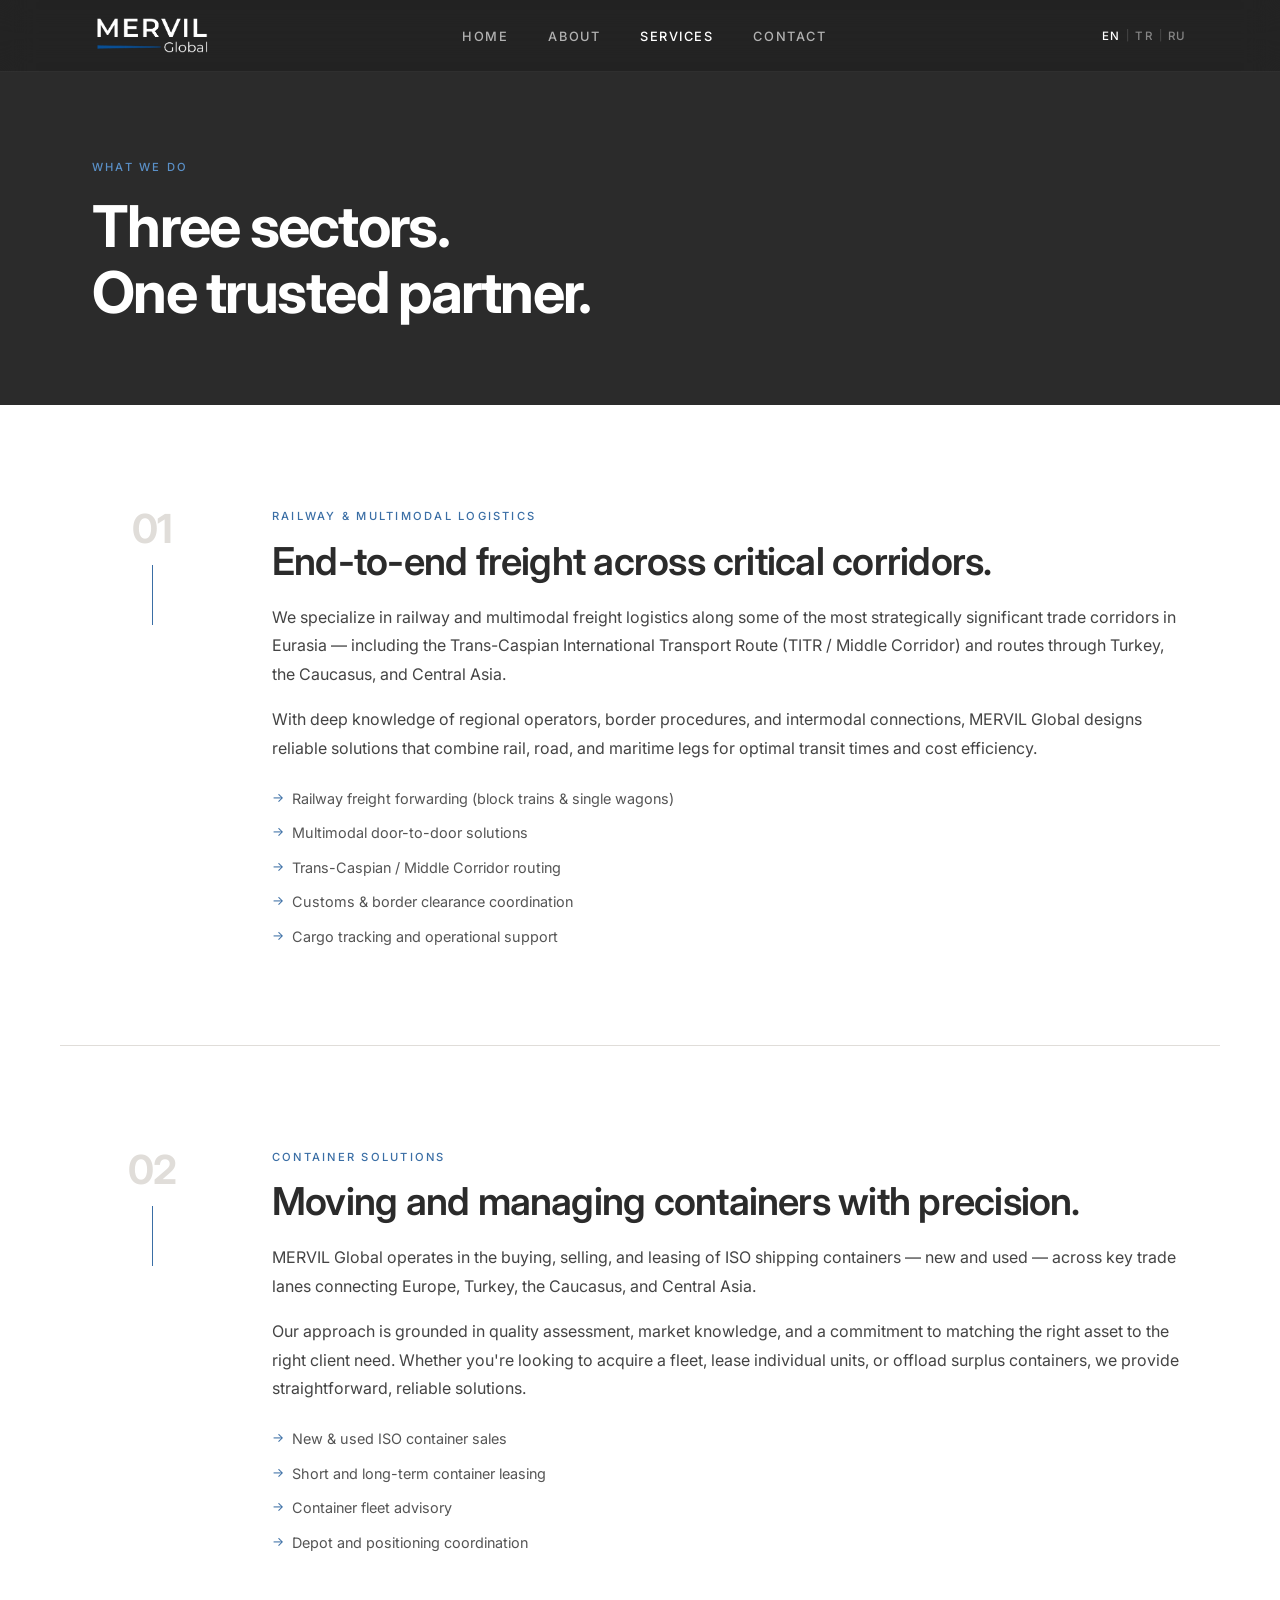
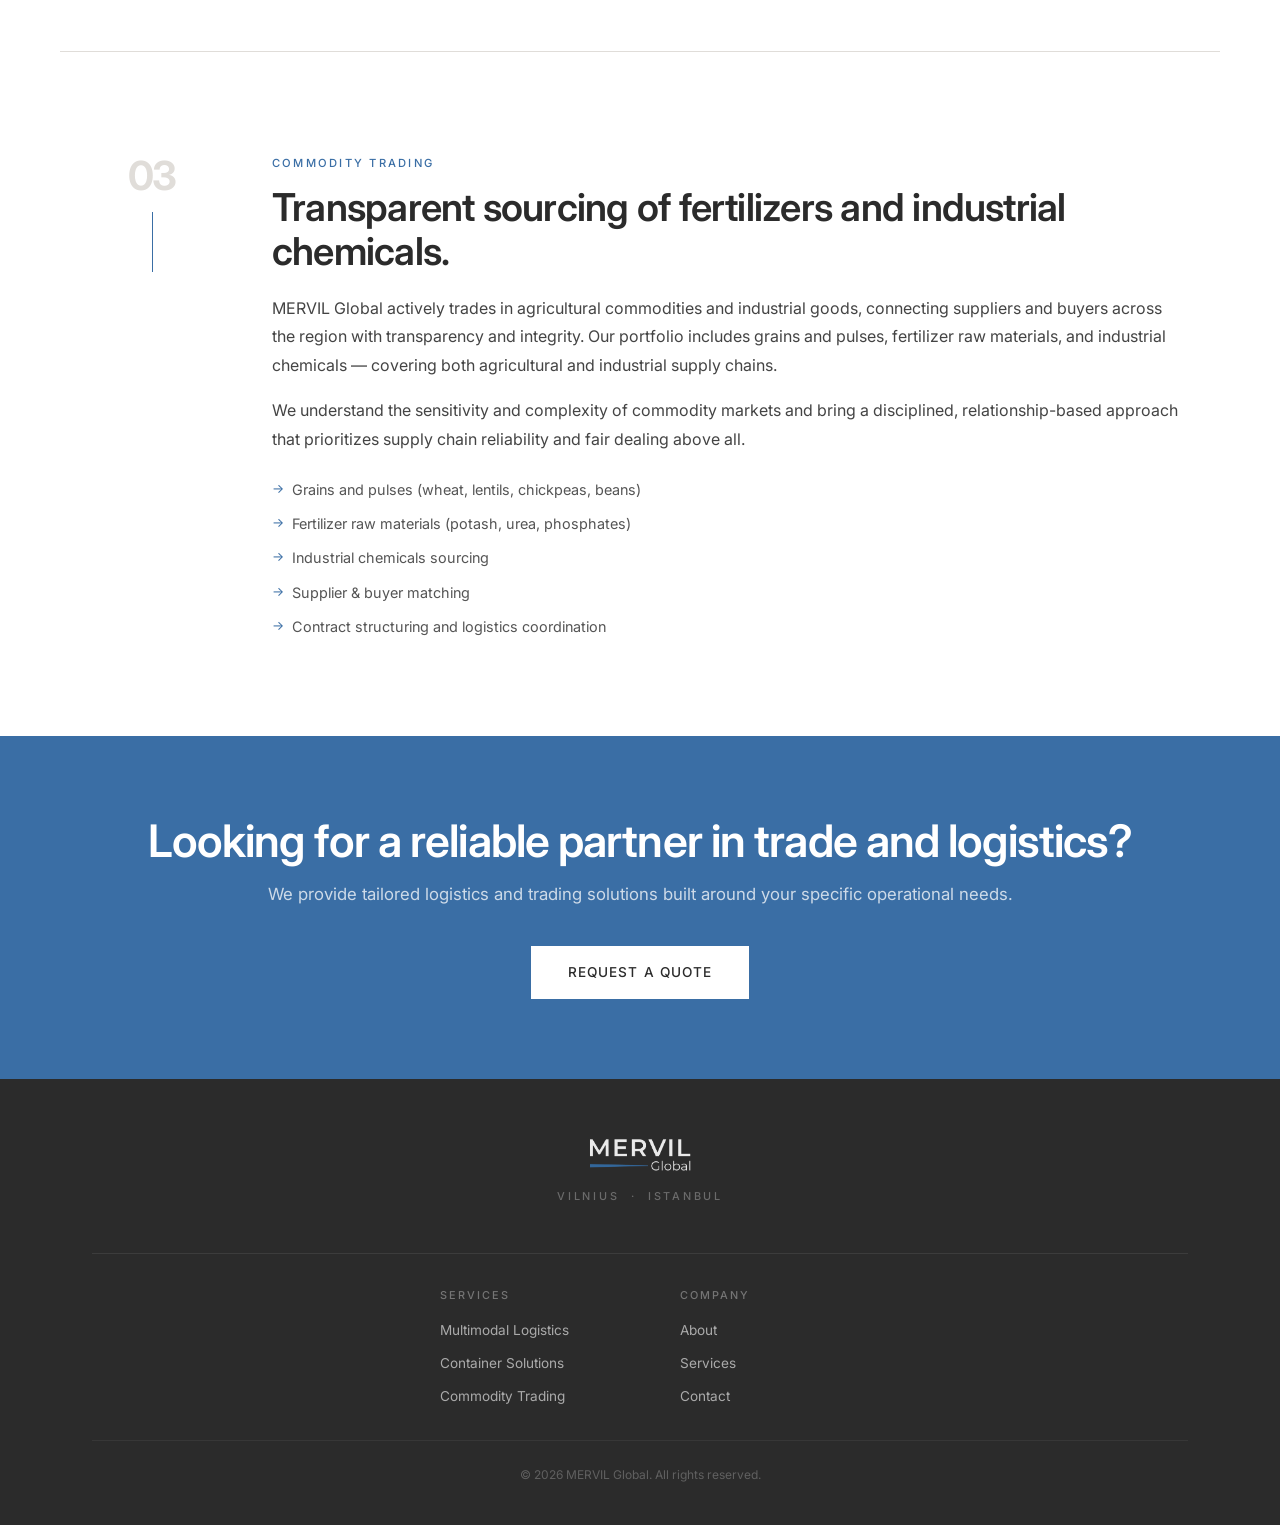
<file: services.html>
<!DOCTYPE html>
<html lang="en">
<head>
  <meta charset="UTF-8" />
  <meta name="viewport" content="width=device-width, initial-scale=1.0" />
  <title>Services | Multimodal Logistics, Container Solutions & Commodity Trading – MERVIL Global</title>
  <meta name="description" content="MERVIL Global offers railway and multimodal freight logistics, ISO container trading and leasing, and commodity trading of fertilizers and industrial chemicals across key Eurasian trade corridors." />
  <meta name="keywords" content="railway freight forwarding Turkey, multimodal logistics Central Asia, Middle Corridor logistics, ISO container trading, container leasing Turkey, fertilizer raw materials trading, industrial chemicals sourcing" />
  <meta name="author" content="MERVIL Global" />
  <meta name="robots" content="index, follow" />
  <link rel="canonical" href="https://www.mervilglobal.com/services.html" />
  <!-- Hreflang for multilingual SEO -->
  <link rel="alternate" hreflang="en" href="https://www.mervilglobal.com/services.html" />
  <link rel="alternate" hreflang="tr" href="https://www.mervilglobal.com/services.html" />
  <link rel="alternate" hreflang="ru" href="https://www.mervilglobal.com/services.html" />
  <link rel="alternate" hreflang="x-default" href="https://www.mervilglobal.com/services.html" />

  <!-- Open Graph -->
  <meta property="og:type" content="website" />
  <meta property="og:url" content="https://www.mervilglobal.com/services.html" />
  <meta property="og:title" content="Services | Multimodal Logistics, Container Solutions & Commodity Trading – MERVIL Global" />
  <meta property="og:description" content="MERVIL Global offers railway and multimodal freight logistics, ISO container trading and leasing, and commodity trading of fertilizers and industrial chemicals across key Eurasian trade corridors." />
  <meta property="og:image" content="https://www.mervilglobal.com/favicon.png" />
  <meta property="og:site_name" content="MERVIL Global" />

  <!-- Twitter Card -->
  <meta name="twitter:card" content="summary_large_image" />
  <meta name="twitter:title" content="Services | Multimodal Logistics, Container Solutions & Commodity Trading – MERVIL Global" />
  <meta name="twitter:description" content="MERVIL Global offers railway and multimodal freight logistics, ISO container trading and leasing, and commodity trading of fertilizers and industrial chemicals across key Eurasian trade corridors." />
  <meta name="twitter:image" content="https://www.mervilglobal.com/favicon.png" />
  <link rel="stylesheet" href="style.css" />
  <link rel="icon" type="image/x-icon" href="favicon.ico" />
  <link rel="icon" type="image/png" sizes="32x32" href="favicon-32.png" />
  <link rel="icon" type="image/png" sizes="16x16" href="favicon-16.png" />
  <link rel="apple-touch-icon" sizes="512x512" href="favicon.png" />
  <link href="https://fonts.googleapis.com/css2?family=Inter:wght@300;400;500;600;700&display=swap" rel="stylesheet" />
</head>
<body>
  <nav class="nav" id="nav">
    <div class="nav__inner">
      <a href="index.html" class="nav__logo"><img src="logo.png" alt="MERVIL Global" /></a>
      <button class="nav__burger" id="burger" aria-label="Menu"><span></span><span></span><span></span></button>
      <ul class="nav__links" id="navLinks">
        <li><a href="index.html" data-i18n="nav_home">Home</a></li>
        <li><a href="about.html" data-i18n="nav_about">About</a></li>
        <li><a href="services.html" class="active" data-i18n="nav_services">Services</a></li>
        <li><a href="contact.html" data-i18n="nav_contact">Contact</a></li>
      </ul>
      <div class="lang-switcher">
        <button class="lang-btn active" data-lang="en">EN</button>
        <span class="lang-sep">|</span>
        <button class="lang-btn" data-lang="tr">TR</button>
        <span class="lang-sep">|</span>
        <button class="lang-btn" data-lang="ru">RU</button>
      </div>
    </div>
  </nav>

  <section class="page-hero">
    <div class="container">
      <span class="label" data-i18n="svc_hero_label">What We Do</span>
      <h1 data-i18n="svc_hero_title">Three sectors.<br>One trusted partner.</h1>
    </div>
  </section>

  <section class="service-block section" id="logistics">
    <div class="container service-block__inner">
      <div class="service-block__label"><span class="svc-num">01</span><div class="svc-divider"></div></div>
      <div class="service-block__content">
        <span class="label" data-i18n="svc1_label">Railway &amp; Multimodal Logistics</span>
        <h2 data-i18n="svc1_title">End-to-end freight across critical corridors.</h2>
        <p data-i18n="svc1_p1">We specialize in railway and multimodal freight logistics along some of the most strategically significant trade corridors in Eurasia — including the Trans-Caspian International Transport Route (TITR / Middle Corridor) and routes through Turkey, the Caucasus, and Central Asia.</p>
        <p data-i18n="svc1_p2">With deep knowledge of regional operators, border procedures, and intermodal connections, MERVIL Global designs reliable solutions that combine rail, road, and maritime legs for optimal transit times and cost efficiency.</p>
        <ul class="svc-list">
          <li data-i18n="svc1_li1">Railway freight forwarding (block trains &amp; single wagons)</li>
          <li data-i18n="svc1_li2">Multimodal door-to-door solutions</li>
          <li data-i18n="svc1_li3">Trans-Caspian / Middle Corridor routing</li>
          <li data-i18n="svc1_li4">Customs &amp; border clearance coordination</li>
          <li data-i18n="svc1_li5">Cargo tracking and operational support</li>
        </ul>
      </div>
    </div>
  </section>

  <div class="section-divider"></div>

  <section class="service-block section" id="containers">
    <div class="container service-block__inner service-block__inner--alt">
      <div class="service-block__label"><span class="svc-num">02</span><div class="svc-divider"></div></div>
      <div class="service-block__content">
        <span class="label" data-i18n="svc2_label">Container Solutions</span>
        <h2 data-i18n="svc2_title">Moving and managing containers with precision.</h2>
        <p data-i18n="svc2_p1">MERVIL Global operates in the buying, selling, and leasing of ISO shipping containers — new and used — across key trade lanes connecting Europe, Turkey, the Caucasus, and Central Asia.</p>
        <p data-i18n="svc2_p2">Our approach is grounded in quality assessment, market knowledge, and a commitment to matching the right asset to the right client need. Whether you're looking to acquire a fleet, lease individual units, or offload surplus containers, we provide straightforward, reliable solutions.</p>
        <ul class="svc-list">
          <li data-i18n="svc2_li1">New &amp; used ISO container sales</li>
          <li data-i18n="svc2_li2">Short and long-term container leasing</li>
          <li data-i18n="svc2_li3">Container fleet advisory</li>
          <li data-i18n="svc2_li4">Depot and positioning coordination</li>
        </ul>
      </div>
    </div>
  </section>

  <div class="section-divider"></div>

  <section class="service-block section" id="commodities">
    <div class="container service-block__inner">
      <div class="service-block__label"><span class="svc-num">03</span><div class="svc-divider"></div></div>
      <div class="service-block__content">
        <span class="label" data-i18n="svc3_label">Commodity Trading</span>
        <h2 data-i18n="svc3_title">Transparent sourcing of fertilizers and industrial chemicals.</h2>
        <p data-i18n="svc3_p1">MERVIL Global actively trades in fertilizer raw materials and chemicals — including key inputs for agricultural and industrial production — connecting suppliers and buyers across the region with transparency and integrity.</p>
        <p data-i18n="svc3_p2">We understand the sensitivity and complexity of commodity markets and bring a disciplined, relationship-based approach that prioritizes supply chain reliability and fair dealing above all.</p>
        <ul class="svc-list">
          <li data-i18n="svc3_li1">Fertilizer raw materials (potash, urea, phosphates)</li>
          <li data-i18n="svc3_li2">Industrial chemicals sourcing</li>
          <li data-i18n="svc3_li3">Supplier &amp; buyer matching</li>
          <li data-i18n="svc3_li4">Contract structuring and documentation</li>
          <li data-i18n="svc3_li5">Logistics coordination for bulk cargoes</li>
        </ul>
      </div>
    </div>
  </section>

  <section class="cta-banner">
    <div class="container">
      <h2 data-i18n="cta_title">Looking for a reliable partner in trade and logistics?</h2>
      <p data-i18n="cta_desc">We provide tailored logistics and trading solutions built around your specific operational needs.</p>
      <a href="contact.html" class="btn btn--white" data-i18n="cta_btn">Request a Quote</a>
    </div>
  </section>

  <footer class="footer">
    <div class="container footer__inner">
      <a href="index.html" class="footer__logo"><img src="logo.png" alt="MERVIL Global" /></a>
      <div class="footer__locations">Vilnius &nbsp;&middot;&nbsp; Istanbul</div>
      <div class="footer__cols">
        <div class="footer__col">
          <span class="footer__col-title" data-i18n="footer_svc_title">Services</span>
          <a href="services.html#logistics" data-i18n="footer_s1">Multimodal Logistics</a>
          <a href="services.html#containers" data-i18n="footer_s2">Container Solutions</a>
          <a href="services.html#commodities" data-i18n="footer_s3">Commodity Trading</a>
        </div>
        <div class="footer__col">
          <span class="footer__col-title" data-i18n="footer_co_title">Company</span>
          <a href="about.html" data-i18n="footer_about">About</a>
          <a href="services.html" data-i18n="footer_services">Services</a>
          <a href="contact.html" data-i18n="footer_contact">Contact</a>
        </div>
      </div>
      <div class="footer__copy" data-i18n="footer_copy">© 2026 MERVIL Global. All rights reserved.</div>
    </div>
  </footer>
  <script src="i18n.js"></script>
  <script src="main.js"></script>
</body>
</html>
</file>
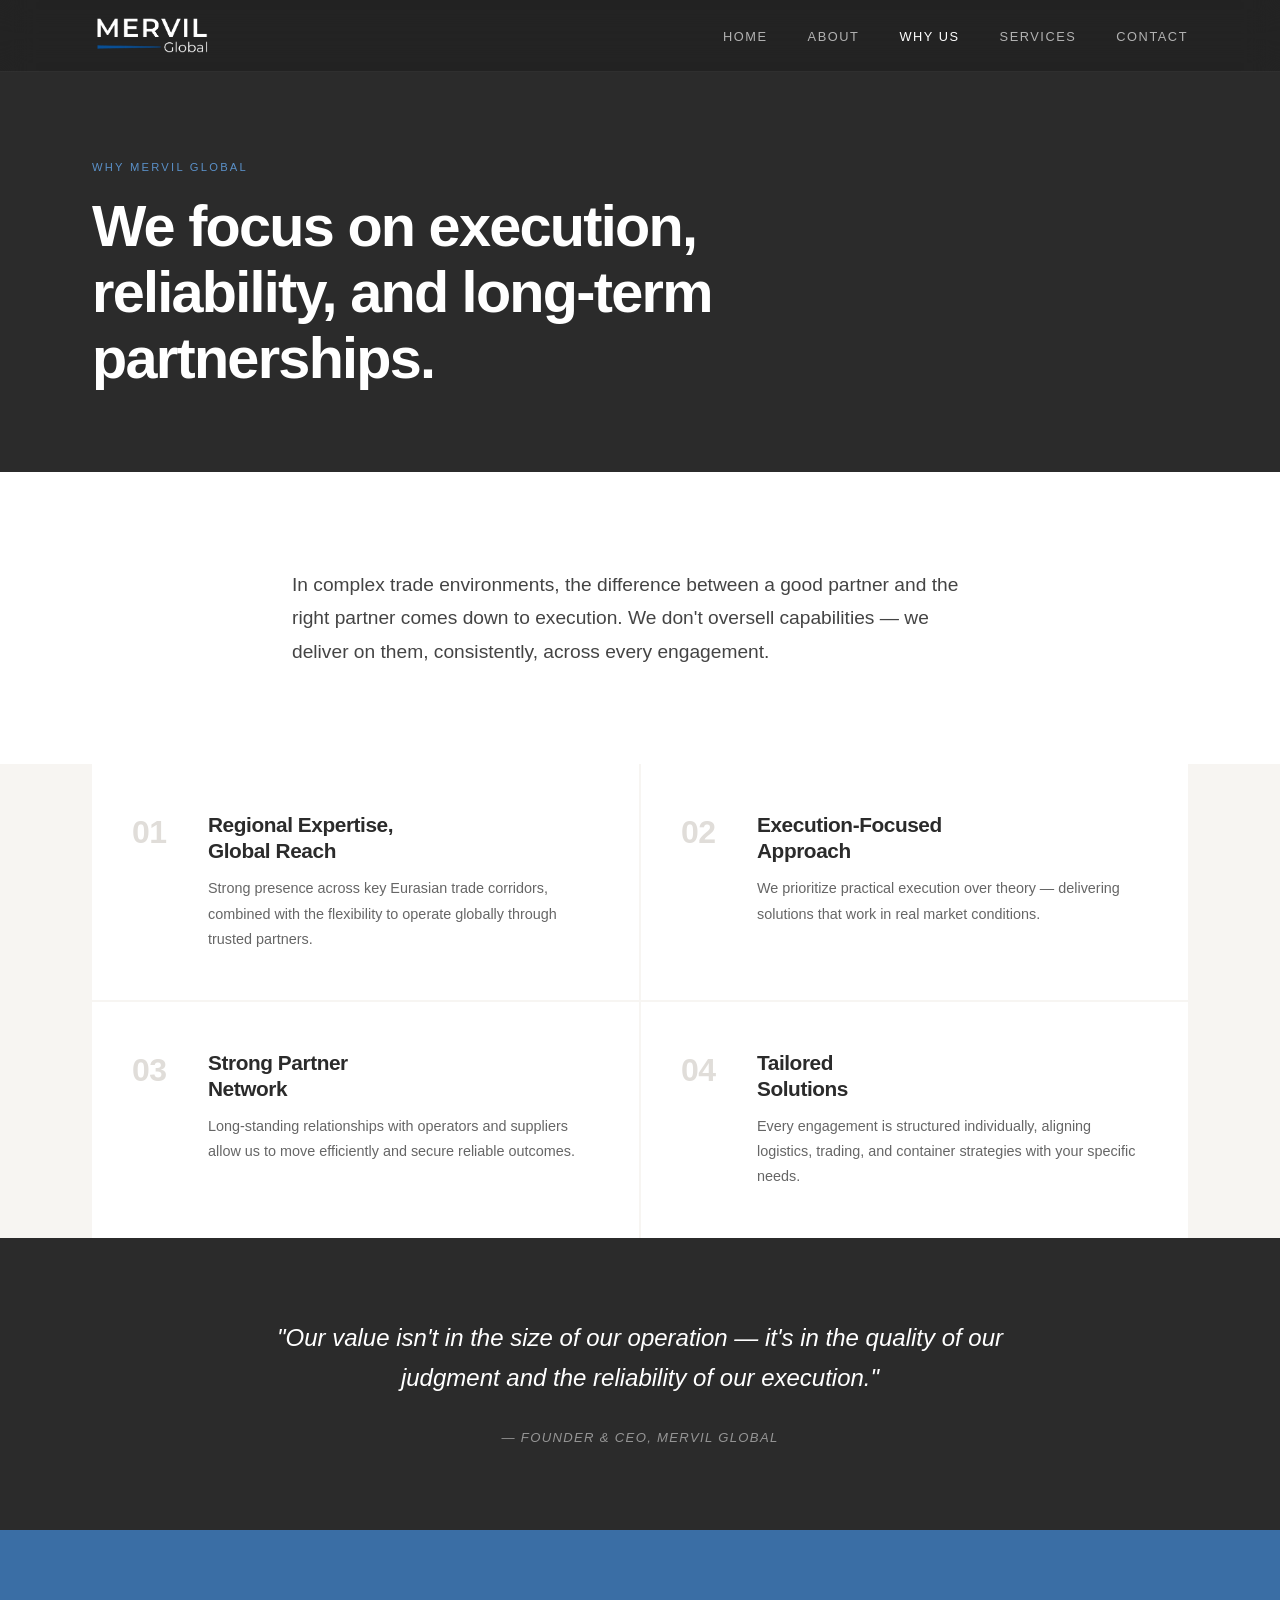
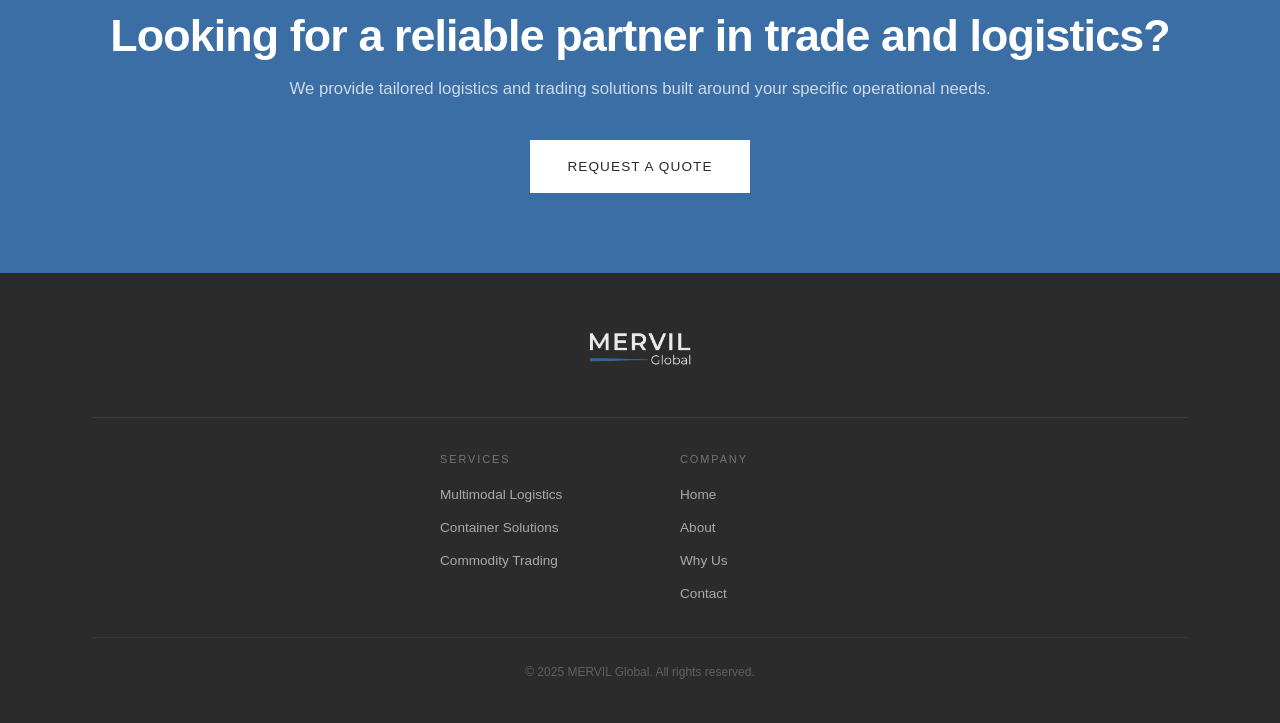
<file: why-us.html>
<!DOCTYPE html>
<html lang="en">
<head>
  <meta charset="UTF-8" />
  <meta name="viewport" content="width=device-width, initial-scale=1.0" />
  <title>Why MERVIL Global</title>
  <link rel="stylesheet" href="style.css" />
  <link rel="icon" type="image/x-icon" href="favicon.ico" />
  <link rel="icon" type="image/png" sizes="32x32" href="favicon-32.png" />
  <link rel="icon" type="image/png" sizes="16x16" href="favicon-16.png" />
  <link rel="apple-touch-icon" sizes="512x512" href="favicon.png" />
  <link href="https://fonts.googleapis.com/css2?family=Cormorant+Garamond:wght@300;400;600&family=DM+Sans:wght@300;400;500&display=swap" rel="stylesheet" />
</head>
<body>

  <nav class="nav" id="nav">
    <div class="nav__inner">
      <a href="index.html" class="nav__logo">
        <img src="logo.png" alt="MERVIL Global" />
      </a>
      <button class="nav__burger" id="burger" aria-label="Menu">
        <span></span><span></span><span></span>
      </button>
      <ul class="nav__links" id="navLinks">
        <li><a href="index.html">Home</a></li>
        <li><a href="about.html">About</a></li>
        <li><a href="why-us.html" class="active">Why Us</a></li>
        <li><a href="services.html">Services</a></li>
        <li><a href="contact.html">Contact</a></li>
      </ul>
    </div>
  </nav>

  <!-- PAGE HERO -->
  <section class="page-hero">
    <div class="container">
      <span class="label">Why MERVIL Global</span>
      <h1>We focus on execution,<br>reliability, and long-term<br>partnerships.</h1>
    </div>
  </section>

  <!-- INTRO -->
  <section class="why-intro section">
    <div class="container why-intro__inner">
      <p class="why-intro__text">In complex trade environments, the difference between a good partner and the right partner comes down to execution. We don't oversell capabilities — we deliver on them, consistently, across every engagement.</p>
    </div>
  </section>

  <!-- WHY BLOCKS -->
  <section class="why-blocks section--alt">
    <div class="container">
      <div class="why-grid">

        <div class="why-card">
          <div class="why-card__num">01</div>
          <div class="why-card__body">
            <h3>Regional Expertise,<br>Global Reach</h3>
            <p>Strong presence across key Eurasian trade corridors, combined with the flexibility to operate globally through trusted partners.</p>
          </div>
        </div>

        <div class="why-card">
          <div class="why-card__num">02</div>
          <div class="why-card__body">
            <h3>Execution-Focused<br>Approach</h3>
            <p>We prioritize practical execution over theory — delivering solutions that work in real market conditions.</p>
          </div>
        </div>

        <div class="why-card">
          <div class="why-card__num">03</div>
          <div class="why-card__body">
            <h3>Strong Partner<br>Network</h3>
            <p>Long-standing relationships with operators and suppliers allow us to move efficiently and secure reliable outcomes.</p>
          </div>
        </div>

        <div class="why-card">
          <div class="why-card__num">04</div>
          <div class="why-card__body">
            <h3>Tailored<br>Solutions</h3>
            <p>Every engagement is structured individually, aligning logistics, trading, and container strategies with your specific needs.</p>
          </div>
        </div>

      </div>
    </div>
  </section>

  <!-- DIVIDER QUOTE -->
  <section class="philosophy section--dark">
    <div class="container philosophy__inner">
      <blockquote class="philosophy__quote">
        "Our value isn't in the size of our operation — it's in the quality of our judgment and the reliability of our execution."
      </blockquote>
      <cite>— Founder &amp; CEO, MERVIL Global</cite>
    </div>
  </section>

  <!-- CTA BANNER -->
  <section class="cta-banner">
    <div class="container">
      <h2>Looking for a reliable partner in trade and logistics?</h2>
      <p>We provide tailored logistics and trading solutions built around your specific operational needs.</p>
      <a href="contact.html" class="btn btn--white">Request a Quote</a>
    </div>
  </section>

  <footer class="footer">
    <div class="container footer__inner">
      <a href="index.html" class="footer__logo"><img src="logo.png" alt="MERVIL Global" /></a>
      <div class="footer__cols">
        <div class="footer__col">
          <span class="footer__col-title">Services</span>
          <a href="services.html#logistics">Multimodal Logistics</a>
          <a href="services.html#containers">Container Solutions</a>
          <a href="services.html#commodities">Commodity Trading</a>
        </div>
        <div class="footer__col">
          <span class="footer__col-title">Company</span>
          <a href="index.html">Home</a>
          <a href="about.html">About</a>
          <a href="why-us.html">Why Us</a>
          <a href="contact.html">Contact</a>
        </div>
      </div>
      <div class="footer__copy">© 2025 MERVIL Global. All rights reserved.</div>
    </div>
  </footer>

  <script src="main.js"></script>
</body>
</html>
</file>
<file: style.css>
/* ================================================
   MERVIL GLOBAL — STYLESHEET
   Palette: Charcoal #2B2B2B · Blue #2156A0 · Off-white #F7F5F2
   Fonts: Cormorant Garamond (display) · DM Sans (body)
================================================ */

:root {
  --charcoal: #2B2B2B;
  --blue: #3A6EA5;
  --blue-light: #5a90c8;
  --off-white: #F7F5F2;
  --mid-grey: #888;
  --border: #e0ddd9;
  --font-display: 'Inter', sans-serif;
  --font-body: 'Inter', sans-serif;
  --max-w: 1160px;
  --nav-h: 72px;
  --transition: 0.25s ease;
}

*, *::before, *::after { box-sizing: border-box; margin: 0; padding: 0; }

html { scroll-behavior: smooth; font-size: 16px; }

body {
  font-family: var(--font-body);
  color: var(--charcoal);
  background: #fff;
  line-height: 1.7;
  -webkit-font-smoothing: antialiased;
}

img { max-width: 100%; display: block; }
a { text-decoration: none; color: inherit; }

/* ── CONTAINER ── */
.container {
  max-width: var(--max-w);
  margin: 0 auto;
  padding: 0 32px;
}

/* ── TYPOGRAPHY ── */
h1, h2, h3, h4 {
  font-family: var(--font-display);
  font-weight: 600;
  line-height: 1.15;
  color: var(--charcoal);
  letter-spacing: -0.02em;
}
h1 { font-size: clamp(2.2rem, 4.5vw, 3.6rem); }
h2 { font-size: clamp(1.6rem, 3vw, 2.4rem); }
h3 { font-size: 1.2rem; }
h4 { font-size: 1rem; }
em { font-style: normal; color: #3A6EA5; font-weight: 300; }

p { font-size: 1rem; color: #444; line-height: 1.8; }

.label {
  display: inline-block;
  font-family: var(--font-body);
  font-size: 0.7rem;
  font-weight: 500;
  letter-spacing: 0.2em;
  text-transform: uppercase;
  color: var(--blue);
  margin-bottom: 16px;
}

/* ── SECTIONS ── */
.section { padding: 96px 0; }
.section--dark {
  padding: 80px 0;
  background: var(--charcoal);
  color: #fff;
}

.section-header { margin-bottom: 48px; }
.section-header h2 { margin-top: 8px; }

.section-sub {
  max-width: 680px;
  font-size: 1.05rem;
  color: #555;
  margin-top: 16px;
  margin-bottom: 48px;
}

.section-divider {
  height: 1px;
  background: var(--border);
  max-width: var(--max-w);
  margin: 0 auto;
}

/* ── BUTTONS ── */
.btn {
  display: inline-block;
  padding: 14px 36px;
  font-family: var(--font-body);
  font-size: 0.85rem;
  font-weight: 500;
  letter-spacing: 0.08em;
  text-transform: uppercase;
  border: 1.5px solid transparent;
  transition: all var(--transition);
  cursor: pointer;
}
.btn--primary {
  background: #3A6EA5;
  color: #fff;
  border-color: #3A6EA5;
}
.btn--primary:hover {
  background: #2F5E9E;
  border-color: #2F5E9E;
}
.btn--ghost {
  background: transparent;
  color: rgba(255,255,255,0.75);
  border-color: rgba(255,255,255,0.3);
}
.btn--ghost:hover {
  border-color: rgba(255,255,255,0.7);
  color: #fff;
  background: rgba(255,255,255,0.06);
}
.btn--white {
  background: #fff;
  color: var(--charcoal);
  border-color: #fff;
}
.btn--white:hover {
  background: transparent;
  color: #fff;
  border-color: #fff;
}
.btn--full { width: 100%; text-align: center; }

/* ── NAVIGATION ── */
.nav {
  position: fixed;
  top: 0; left: 0; right: 0;
  z-index: 100;
  height: var(--nav-h);
  background: rgba(30, 30, 30, 0.6);
  border-bottom: 1px solid rgba(255,255,255,0.06);
  transition: background var(--transition), border-color var(--transition), box-shadow var(--transition);
  backdrop-filter: blur(16px);
  -webkit-backdrop-filter: blur(16px);
}
.nav.scrolled {
  background: rgba(27, 27, 27, 0.97);
  border-color: rgba(255,255,255,0.08);
  box-shadow: 0 4px 32px rgba(0,0,0,0.3);
}
.nav__inner {
  max-width: var(--max-w);
  margin: 0 auto;
  padding: 0 32px;
  height: 100%;
  display: flex;
  align-items: center;
  justify-content: space-between;
}
.nav__logo img {
  height: 44px;
  width: auto;
  object-fit: contain;
}
.nav__links {
  list-style: none;
  display: flex;
  gap: 40px;
}
.nav__links a {
  font-size: 0.8rem;
  font-weight: 500;
  letter-spacing: 0.12em;
  text-transform: uppercase;
  color: rgba(255,255,255,0.65);
  transition: color var(--transition);
}
.nav__links a:hover,
.nav__links a.active { color: #fff; }

.nav__burger {
  display: none;
  flex-direction: column;
  gap: 5px;
  background: none;
  border: none;
  cursor: pointer;
  padding: 4px;
}
.nav__burger span {
  display: block;
  width: 24px;
  height: 2px;
  background: rgba(255,255,255,0.8);
  transition: all var(--transition);
}

/* ── LANGUAGE SWITCHER ── */
.lang-switcher {
  display: flex;
  align-items: center;
  gap: 4px;
  margin-left: 24px;
}
.lang-btn {
  background: none;
  border: none;
  cursor: pointer;
  font-family: var(--font-body);
  font-size: 0.72rem;
  font-weight: 500;
  letter-spacing: 0.1em;
  color: rgba(255,255,255,0.45);
  padding: 4px 2px;
  transition: color var(--transition);
}
.lang-btn:hover { color: rgba(255,255,255,0.8); }
.lang-btn.active { color: #fff; }
.lang-sep {
  color: rgba(255,255,255,0.2);
  font-size: 0.65rem;
}

/* ── HERO ── */
.hero {
  min-height: 100vh;
  display: flex;
  align-items: center;
  position: relative;
  overflow: hidden;
  padding-top: var(--nav-h);
  background: #383838;
}
.hero__bg {
  position: absolute;
  inset: 0;
  background:
    radial-gradient(ellipse 60% 70% at 80% 50%, rgba(33,86,160,0.22) 0%, transparent 70%),
    linear-gradient(145deg, #2a2a2a 0%, #363636 50%, #3d3d3d 100%);
}
.hero__content {
  position: relative;
  z-index: 2;
  max-width: var(--max-w);
  margin: 0 auto;
  padding: 80px 32px;
  animation: fadeUp 0.9s ease both;
}
.hero__eyebrow {
  font-size: 0.72rem;
  font-weight: 500;
  letter-spacing: 0.25em;
  text-transform: uppercase;
  color: var(--blue-light);
  margin-bottom: 24px;
}
.hero__title {
  font-size: clamp(2.4rem, 5.5vw, 4.8rem);
  color: #fff;
  font-weight: 700;
  line-height: 1.1;
  letter-spacing: -0.03em;
  margin-bottom: 28px;
}
.hero__sub {
  font-size: 1rem;
  color: rgba(255,255,255,0.75);
  font-weight: 500;
  max-width: 560px;
  line-height: 1.8;
  margin-bottom: 48px;
  letter-spacing: 0.06em;
}
.hero__cta { display: flex; gap: 16px; flex-wrap: wrap; }

.hero__scroll {
  position: absolute;
  bottom: 40px;
  left: 50%;
  transform: translateX(-50%);
  font-size: 0.65rem;
  letter-spacing: 0.2em;
  text-transform: uppercase;
  color: rgba(255,255,255,0.35);
  z-index: 2;
  animation: scrollBounce 2s ease-in-out infinite;
}
.hero__scroll::before {
  content: '';
  display: block;
  width: 1px;
  height: 32px;
  background: rgba(255,255,255,0.3);
  margin: 0 auto 8px;
}

.pillars__header {
  text-align: center;
  margin-bottom: 48px;
}
.pillars__headline {
  font-family: var(--font-body);
  font-size: clamp(1rem, 1.8vw, 1.2rem);
  color: #666;
  font-weight: 400;
  max-width: 680px;
  margin: 0 auto;
  line-height: 1.6;
  letter-spacing: 0;
}

/* ── MOTHER'S DAY ── */
.mothers-day {
  background: #fff;
  padding: 48px 0;
  text-align: center;
  border-bottom: 1px solid var(--border);
}
.mothers-day__msg {
  font-family: var(--font-display);
  font-size: clamp(1.3rem, 3vw, 2rem);
  color: var(--charcoal);
  font-weight: 400;
  font-style: italic;
  letter-spacing: 0.02em;
  line-height: 1.6;
}

/* ── PILLARS ── */
.pillars { background: var(--off-white); }
.pillars__grid {
  display: grid;
  grid-template-columns: repeat(3, 1fr);
  gap: 2px;
}
.pillar {
  background: #fff;
  padding: 48px 36px;
  display: block;
  transition: box-shadow var(--transition);
  position: relative;
}
.pillar::after {
  content: '';
  position: absolute;
  bottom: 0; left: 0;
  width: 0; height: 3px;
  background: var(--blue);
  transition: width 0.3s ease;
}
.pillar:hover::after { width: 100%; }
.pillar:hover { box-shadow: 0 8px 40px rgba(0,0,0,0.08); z-index: 1; }
.pillar__icon {
  width: 52px; height: 52px;
  color: var(--blue);
  margin-bottom: 24px;
}
.pillar__icon svg { width: 100%; height: 100%; }
.pillar h3 {
  font-size: 1.25rem;
  margin-bottom: 14px;
  line-height: 1.3;
}
.pillar p {
  font-size: 0.9rem;
  color: #666;
  margin-bottom: 20px;
}
.pillar__link {
  font-size: 0.78rem;
  font-weight: 500;
  letter-spacing: 0.08em;
  text-transform: uppercase;
  color: var(--blue);
}

/* ── ABOUT STRIP ── */
.about-strip { background: #fff; }
.about-strip__inner {
  display: grid;
  grid-template-columns: 1fr 1fr;
  gap: 80px;
  align-items: center;
}
.about-strip__text h2 { margin-bottom: 20px; }
.about-strip__text p { margin-bottom: 32px; }
.about-strip__stat-col { display: flex; flex-direction: column; gap: 32px; }
.stat {
  padding: 28px 32px;
  border-left: 3px solid var(--blue);
  background: var(--off-white);
}
.stat__num {
  display: block;
  font-family: var(--font-display);
  font-size: 2.4rem;
  font-weight: 700;
  color: var(--charcoal);
  line-height: 1;
  margin-bottom: 6px;
  letter-spacing: -0.03em;
}
.stat__label {
  font-size: 0.82rem;
  color: #666;
  font-weight: 400;
}

/* ── REGIONS ── */
.regions { background: var(--off-white); text-align: center; }
.regions__list {
  display: flex;
  flex-wrap: wrap;
  align-items: center;
  justify-content: center;
  gap: 8px 0;
  margin-top: 40px;
}
.region {
  font-family: var(--font-body);
  font-size: 1.1rem;
  font-weight: 500;
  padding: 0 24px;
}
.region__sep { color: var(--blue); font-size: 1.2rem; }

.regions__note {
  margin-top: 40px;
  text-align: center;
  font-size: 0.88rem;
  color: #888;
  font-style: italic;
}

.why-home { background: var(--off-white); }
.why-home .why-grid { margin-top: 0; }

/* ── CTA BANNER ── */
.cta-banner {
  background: var(--blue);
  padding: 80px 0;
  text-align: center;
}
.cta-banner h2 {
  color: #fff;
  font-size: clamp(1.8rem, 3.5vw, 2.8rem);
  margin-bottom: 12px;
}
.cta-banner p {
  color: rgba(255,255,255,0.75);
  font-size: 1.05rem;
  margin-bottom: 36px;
}

/* ── FOOTER ── */
.footer {
  background: var(--charcoal);
  padding: 56px 0 40px;
}
.footer__inner {
  display: flex;
  flex-direction: column;
  align-items: center;
  gap: 0;
  text-align: center;
}
.footer__logo img {
  height: 40px;
  width: auto;
  object-fit: contain;
  mix-blend-mode: screen;
  opacity: 0.9;
}
.footer__locations {
  font-size: 0.68rem;
  font-weight: 500;
  letter-spacing: 0.25em;
  text-transform: uppercase;
  color: rgba(255,255,255,0.3);
  margin-top: 12px;
}
.footer__cols {
  display: flex;
  gap: 80px;
  margin-top: 48px;
  padding-top: 32px;
  border-top: 1px solid rgba(255,255,255,0.08);
  width: 100%;
  justify-content: center;
}
.footer__col {
  display: flex;
  flex-direction: column;
  gap: 10px;
  text-align: left;
  min-width: 160px;
}
.footer__col-title {
  font-size: 0.68rem;
  font-weight: 500;
  letter-spacing: 0.18em;
  text-transform: uppercase;
  color: rgba(255,255,255,0.35);
  margin-bottom: 4px;
}
.footer__col a {
  font-size: 0.85rem;
  color: rgba(255,255,255,0.6);
  transition: color var(--transition);
}
.footer__col a:hover { color: #fff; }
.footer__copy {
  font-size: 0.75rem;
  color: rgba(255,255,255,0.25);
  margin-top: 32px;
  padding-top: 24px;
  border-top: 1px solid rgba(255,255,255,0.06);
  width: 100%;
  text-align: center;
}

/* ── WHY US ── */
.why-intro { background: #fff; }
.why-intro__inner { max-width: 760px; }
.why-intro__text {
  font-family: var(--font-body);
  font-size: clamp(1rem, 1.8vw, 1.2rem);
  color: #444;
  font-weight: 400;
  line-height: 1.75;
}
.why-blocks { background: var(--off-white); padding: 0; }
.why-grid {
  display: grid;
  grid-template-columns: repeat(2, 1fr);
  gap: 2px;
}
.why-card {
  background: #fff;
  padding: 48px 40px;
  display: flex;
  gap: 28px;
  align-items: flex-start;
  transition: box-shadow var(--transition);
  position: relative;
}
.why-card::after {
  content: '';
  position: absolute;
  bottom: 0; left: 0;
  width: 0; height: 3px;
  background: var(--blue);
  transition: width 0.3s ease;
}
.why-card:hover::after { width: 100%; }
.why-card:hover { box-shadow: 0 8px 40px rgba(0,0,0,0.07); z-index: 1; }
.why-card__num {
  font-family: var(--font-display);
  font-size: 2rem;
  font-weight: 700;
  color: var(--border);
  line-height: 1;
  min-width: 48px;
  padding-top: 4px;
  letter-spacing: -0.02em;
}
.why-card__body h3 {
  font-size: 1.3rem;
  margin-bottom: 12px;
  line-height: 1.25;
}
.why-card__body p {
  font-size: 0.9rem;
  color: #666;
  line-height: 1.75;
}

.geo-global {
  margin-top: 32px;
  padding: 20px 28px;
  background: var(--charcoal);
  color: rgba(255,255,255,0.75);
  font-size: 0.92rem;
  font-style: italic;
  border-left: 3px solid var(--blue);
  line-height: 1.7;
}

/* ── PAGE HERO (inner pages) ── */
.page-hero {
  padding: calc(var(--nav-h) + 80px) 0 80px;
  background: var(--charcoal);
}
.page-hero .label { color: var(--blue-light); }
.page-hero h1 { color: #fff; font-weight: 700; letter-spacing: -0.03em; }

/* ── STORY ── */
.story__inner {
  display: grid;
  grid-template-columns: 1fr 1fr;
  gap: 72px;
  align-items: start;
}
.story__text h2 { margin-bottom: 24px; }
.story__text p { margin-bottom: 20px; }
.story__values {
  display: grid;
  grid-template-columns: 1fr 1fr;
  gap: 20px;
}
.value-card {
  padding: 28px 24px;
  background: var(--off-white);
  border-top: 3px solid var(--blue);
}
.value-card h4 {
  margin-bottom: 10px;
  font-family: var(--font-display);
  font-size: 1rem;
  font-weight: 600;
  color: var(--charcoal);
  letter-spacing: -0.01em;
}
.value-card p { font-size: 0.88rem; color: #666; }

/* ── PHILOSOPHY ── */
.philosophy__inner { max-width: 800px; margin: 0 auto; text-align: center; }
.philosophy__quote {
  font-family: var(--font-display);
  font-size: clamp(1.1rem, 2vw, 1.5rem);
  font-weight: 300;
  font-style: italic;
  color: #fff;
  line-height: 1.7;
  margin-bottom: 24px;
}
.philosophy__inner cite {
  font-size: 0.82rem;
  letter-spacing: 0.1em;
  color: rgba(255,255,255,0.5);
  text-transform: uppercase;
}

/* ── GEO GRID ── */
.geo-grid {
  display: grid;
  grid-template-columns: repeat(3, 1fr);
  gap: 24px;
  margin-top: 32px;
}
.geo-item {
  padding: 32px 28px;
  background: var(--off-white);
  border-left: 3px solid var(--blue);
  font-size: 0.9rem;
  color: #555;
  line-height: 1.7;
}
.geo-item strong { display: block; color: var(--charcoal); font-size: 1rem; margin-bottom: 8px; }

/* ── SERVICES ── */
.service-block__inner {
  display: grid;
  grid-template-columns: 120px 1fr;
  gap: 60px;
  align-items: start;
}
.service-block__inner--alt { /* same layout */ }
.service-block__label {
  display: flex;
  flex-direction: column;
  align-items: center;
  gap: 16px;
  padding-top: 8px;
}
.svc-num {
  font-family: var(--font-display);
  font-size: 2.5rem;
  font-weight: 700;
  color: var(--border);
  line-height: 1;
  letter-spacing: -0.03em;
}
.svc-divider {
  width: 1px;
  height: 60px;
  background: var(--blue);
}
.service-block__content .label { margin-bottom: 12px; }
.service-block__content h2 { margin-bottom: 20px; }
.service-block__content p { margin-bottom: 16px; }
.svc-list {
  list-style: none;
  margin-top: 24px;
  display: flex;
  flex-direction: column;
  gap: 10px;
}
.svc-list li {
  font-size: 0.9rem;
  color: #555;
  padding-left: 20px;
  position: relative;
}
.svc-list li::before {
  content: '→';
  position: absolute;
  left: 0;
  color: var(--blue);
  font-size: 0.8rem;
}

/* ── CONTACT ── */
.contact-section__inner {
  display: grid;
  grid-template-columns: 1fr 1fr;
  gap: 80px;
  align-items: start;
}
.contact-info h2 { margin-bottom: 20px; }
.contact-info > p { margin-bottom: 40px; }
.contact-details { display: flex; flex-direction: column; gap: 24px; margin-bottom: 40px; }
.contact-item { border-bottom: 1px solid var(--border); padding-bottom: 20px; }
.contact-item__label {
  display: block;
  font-size: 0.68rem;
  font-weight: 500;
  letter-spacing: 0.18em;
  text-transform: uppercase;
  color: var(--mid-grey);
  margin-bottom: 4px;
}
.contact-item__val {
  font-size: 0.95rem;
  color: var(--charcoal);
  transition: color var(--transition);
}
a.contact-item__val:hover { color: var(--blue); }
.contact-item__val--locations {
  font-weight: 500;
  letter-spacing: 0.04em;
  color: var(--charcoal);
}
.contact-note {
  padding: 20px 24px;
  background: var(--off-white);
  border-left: 3px solid var(--blue);
}
.contact-note p { font-size: 0.85rem; color: #666; }

/* FORM */
.contact-form { display: flex; flex-direction: column; gap: 20px; }
.form-group { display: flex; flex-direction: column; gap: 6px; }
.form-group label {
  font-size: 0.72rem;
  font-weight: 500;
  letter-spacing: 0.12em;
  text-transform: uppercase;
  color: #666;
}
.form-group input,
.form-group textarea,
.form-group select {
  width: 100%;
  padding: 14px 16px;
  border: 1.5px solid var(--border);
  background: var(--off-white);
  font-family: var(--font-body);
  font-size: 0.95rem;
  color: var(--charcoal);
  outline: none;
  transition: border-color var(--transition);
  appearance: none;
}
.form-group input:focus,
.form-group textarea:focus,
.form-group select:focus { border-color: var(--blue); background: #fff; }
.form-group textarea { resize: vertical; min-height: 120px; }
.form-success {
  display: none;
  padding: 16px;
  background: #e8f5e9;
  color: #2e7d32;
  font-size: 0.9rem;
  border-left: 3px solid #2e7d32;
}
.form-success.visible { display: block; }

/* ── ANIMATIONS ── */
@keyframes fadeUp {
  from { opacity: 0; transform: translateY(30px); }
  to   { opacity: 1; transform: translateY(0); }
}
@keyframes scrollBounce {
  0%, 100% { transform: translateX(-50%) translateY(0); }
  50%       { transform: translateX(-50%) translateY(8px); }
}

/* ── RESPONSIVE ── */
@media (max-width: 900px) {
  .pillars__grid { grid-template-columns: 1fr; gap: 1px; }
  .about-strip__inner { grid-template-columns: 1fr; gap: 48px; }
  .story__inner { grid-template-columns: 1fr; gap: 48px; }
  .story__values { grid-template-columns: 1fr; }
  .geo-grid { grid-template-columns: 1fr; }
  .why-grid { grid-template-columns: 1fr; }
  .why-card { padding: 36px 28px; }
  .contact-section__inner { grid-template-columns: 1fr; gap: 48px; }
  .service-block__inner { grid-template-columns: 1fr; gap: 24px; }
  .service-block__label { flex-direction: row; }
  .svc-divider { width: 40px; height: 1px; }
  .regions__list { flex-direction: column; }
  .region__sep { transform: rotate(90deg); }
}

@media (max-width: 640px) {
  .nav__links { display: none; flex-direction: column; position: fixed; top: var(--nav-h); left: 0; right: 0; background: rgba(27,27,27,0.98); padding: 24px 32px; gap: 20px; border-bottom: 1px solid rgba(255,255,255,0.08); box-shadow: 0 8px 32px rgba(0,0,0,0.3); }
  .nav__links.open { display: flex; }
  .nav__burger { display: flex; }
  .hero__cta { flex-direction: column; }
  .footer__cols { flex-direction: column; gap: 24px; align-items: center; }
  .footer__col { text-align: center; min-width: unset; }
  .section { padding: 64px 0; }
}
</file>
